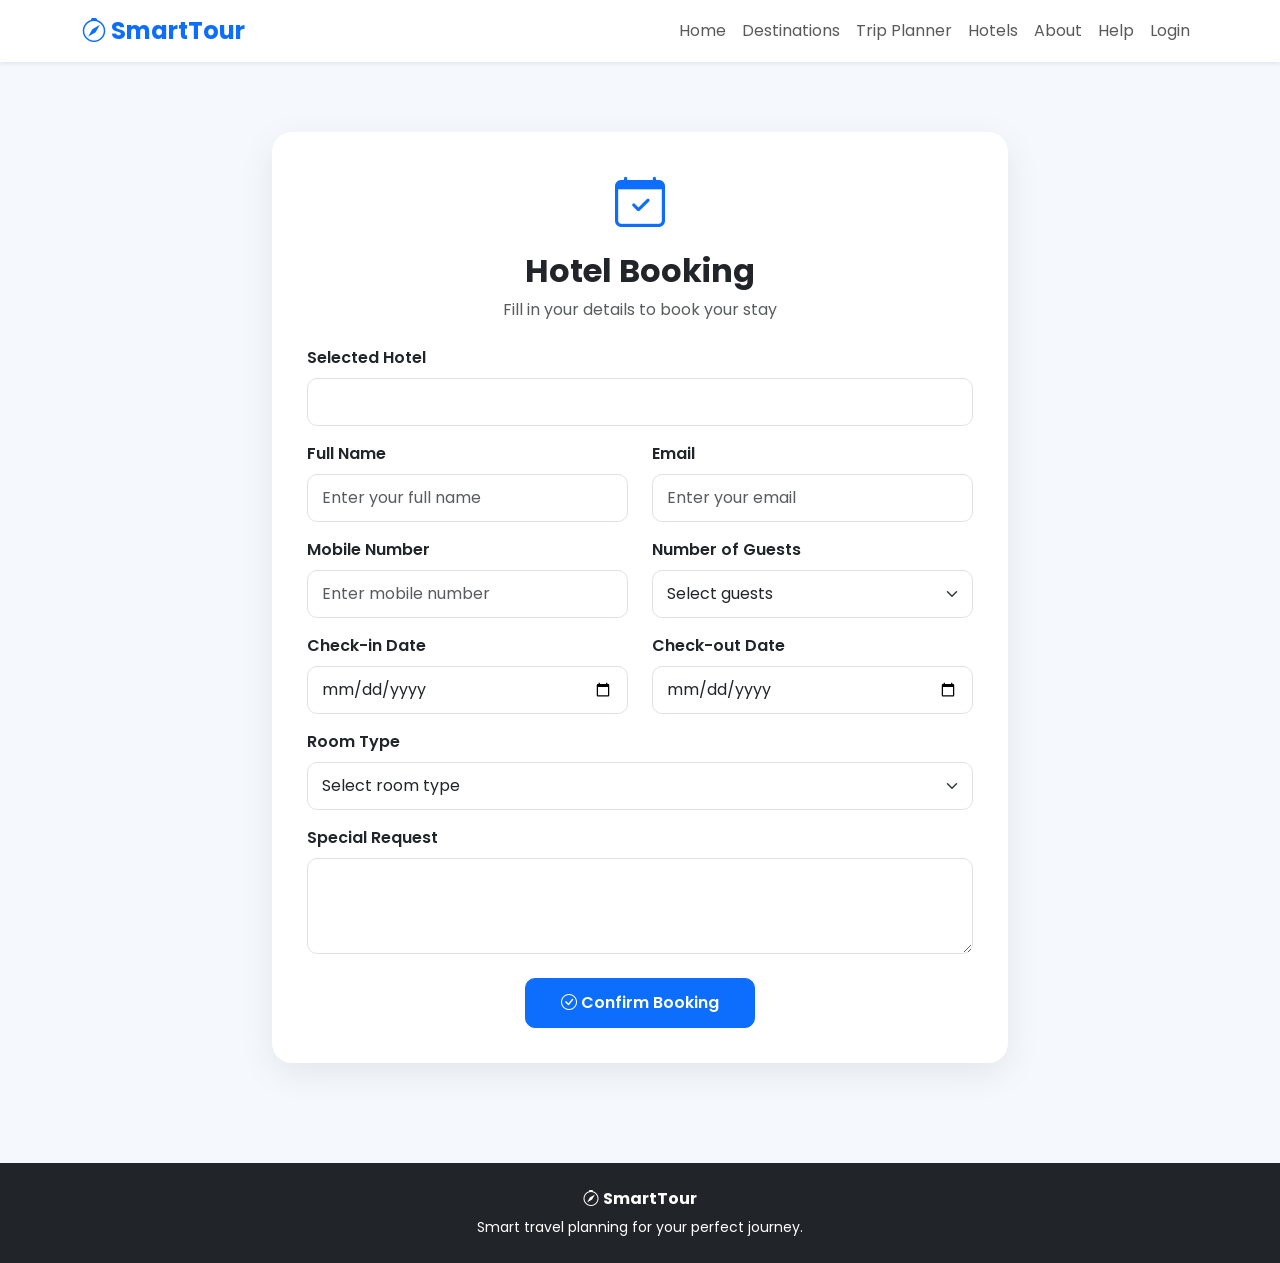
<file: Travel & Tourism/public/booking.html>
<!DOCTYPE html>
<html lang="en">

<head>

    <meta charset="UTF-8">
    <meta name="viewport" content="width=device-width, initial-scale=1.0">

    <title>Hotel Booking - SmartTour</title>

    <!-- Bootstrap -->
    <link href="https://cdn.jsdelivr.net/npm/bootstrap@5.3.3/dist/css/bootstrap.min.css"
          rel="stylesheet">

    <!-- Bootstrap Icons -->
    <link rel="stylesheet"
          href="https://cdn.jsdelivr.net/npm/bootstrap-icons@1.11.3/font/bootstrap-icons.min.css">

    <!-- Google Font -->
    <link href="https://fonts.googleapis.com/css2?family=Poppins:wght@400;500;600;700;800&display=swap"
          rel="stylesheet">


    <style>

        body {
            font-family: 'Poppins', sans-serif;
            background: #f5f8fc;
        }

        .navbar-brand {
            font-weight: 700;
            font-size: 24px;
        }

        .booking-section {
            padding: 70px 0;
        }

        .booking-card {
            background: white;
            border-radius: 20px;
            padding: 35px;
            box-shadow: 0 10px 35px rgba(0, 0, 0, 0.08);
        }

        .booking-title {
            font-weight: 700;
            margin-top: 10px;
        }

        .form-label {
            font-weight: 600;
        }

        .form-control,
        .form-select {
            padding: 11px 14px;
            border-radius: 10px;
        }

        .btn-book {
            padding: 12px 35px;
            border-radius: 10px;
            font-weight: 600;
        }

        .booking-icon {
            font-size: 50px;
        }

        footer {
            margin-top: 30px;
        }

    </style>

</head>


<body>


<!-- ================= NAVBAR ================= -->

<nav class="navbar navbar-expand-lg bg-white shadow-sm">

    <div class="container">

        <a class="navbar-brand text-primary" href="index.html">
            <i class="bi bi-compass"></i>
            SmartTour
        </a>


        <button class="navbar-toggler"
                type="button"
                data-bs-toggle="collapse"
                data-bs-target="#navbarNav">

            <span class="navbar-toggler-icon"></span>

        </button>


        <div class="collapse navbar-collapse" id="navbarNav">

            <ul class="navbar-nav ms-auto">

                <li class="nav-item">
                    <a class="nav-link" href="index.html">
                        Home
                    </a>
                </li>

                <li class="nav-item">
                    <a class="nav-link" href="destinations.html">
                        Destinations
                    </a>
                </li>

                <li class="nav-item">
                    <a class="nav-link" href="planner.html">
                        Trip Planner
                    </a>
                </li>

                <li class="nav-item">
                    <a class="nav-link" href="hotels.html">
                        Hotels
                    </a>
                </li>

                <li class="nav-item">
                    <a class="nav-link" href="about.html">
                        About
                    </a>
                </li>

                <li class="nav-item">
                    <a class="nav-link" href="help.html">
                        Help
                    </a>
                </li>

                <li class="nav-item">
                    <a class="nav-link" href="login.html">
                        Login
                    </a>
                </li>

            </ul>

        </div>

    </div>

</nav>



<!-- ================= BOOKING SECTION ================= -->

<section class="booking-section">

    <div class="container">

        <div class="row justify-content-center">

            <div class="col-lg-8">

                <div class="booking-card">


                    <!-- Heading -->

                    <div class="text-center mb-4">

                        <i class="bi bi-calendar-check text-primary booking-icon"></i>

                        <h2 class="booking-title">
                            Hotel Booking
                        </h2>

                        <p class="text-muted">
                            Fill in your details to book your stay
                        </p>

                    </div>



                    <form id="bookingForm">


                        <!-- SELECTED HOTEL -->

                        <div class="mb-3">

                            <label class="form-label">
                                Selected Hotel
                            </label>

                            <input type="text"
                                   id="selectedHotel"
                                   class="form-control"
                                   readonly>

                        </div>



                        <!-- NAME + EMAIL -->

                        <div class="row">

                            <div class="col-md-6 mb-3">

                                <label class="form-label">
                                    Full Name
                                </label>

                                <input type="text"
                                       id="fullName"
                                       class="form-control"
                                       placeholder="Enter your full name"
                                       required>

                            </div>


                            <div class="col-md-6 mb-3">

                                <label class="form-label">
                                    Email
                                </label>

                                <input type="email"
                                       id="email"
                                       class="form-control"
                                       placeholder="Enter your email"
                                       required>

                            </div>

                        </div>



                        <!-- MOBILE + GUESTS -->

                        <div class="row">

                            <div class="col-md-6 mb-3">

                                <label class="form-label">
                                    Mobile Number
                                </label>

                                <input type="tel"
                                       id="mobile"
                                       class="form-control"
                                       placeholder="Enter mobile number"
                                       required>

                            </div>


                            <div class="col-md-6 mb-3">

                                <label class="form-label">
                                    Number of Guests
                                </label>

                                <select id="guests"
                                        class="form-select"
                                        required>

                                    <option value="">
                                        Select guests
                                    </option>

                                    <option value="1">
                                        1 Guest
                                    </option>

                                    <option value="2">
                                        2 Guests
                                    </option>

                                    <option value="3">
                                        3 Guests
                                    </option>

                                    <option value="4">
                                        4 Guests
                                    </option>

                                    <option value="5">
                                        5 Guests
                                    </option>

                                    <option value="6">
                                        6 Guests
                                    </option>

                                </select>

                            </div>

                        </div>



                        <!-- CHECK IN + CHECK OUT -->

                        <div class="row">

                            <div class="col-md-6 mb-3">

                                <label class="form-label">
                                    Check-in Date
                                </label>

                                <input type="date"
                                       id="checkIn"
                                       class="form-control"
                                       required>

                            </div>


                            <div class="col-md-6 mb-3">

                                <label class="form-label">
                                    Check-out Date
                                </label>

                                <input type="date"
                                       id="checkOut"
                                       class="form-control"
                                       required>

                            </div>

                        </div>



                        <!-- ROOM TYPE -->

                        <div class="mb-3">

                            <label class="form-label">
                                Room Type
                            </label>

                            <select id="roomType"
                                    class="form-select"
                                    required>

                                <option value="">
                                    Select room type
                                </option>

                                <option value="Standard Room">
                                    Standard Room
                                </option>

                                <option value="Deluxe Room">
                                    Deluxe Room
                                </option>

                                <option value="Suite">
                                    Suite
                                </option>

                            </select>

                        </div>



                        <!-- SPECIAL REQUEST -->

                        <div class="mb-4">

                            <label class="form-label">
                                Special Request
                            </label>

                            <textarea id="specialRequest"
                                      class="form-control"
                                      rows="3"
                                      placeholder="Any special request? (Optional)">
                            </textarea>

                        </div>



                        <!-- BUTTON -->

                        <div class="text-center">

                            <button type="submit"
                                    class="btn btn-primary btn-book">

                                <i class="bi bi-check-circle"></i>

                                Confirm Booking

                            </button>

                        </div>


                    </form>

                </div>

            </div>

        </div>

    </div>

</section>



<!-- ================= FOOTER ================= -->

<footer class="bg-dark text-white text-center py-4">

    <div class="container">

        <p class="mb-1">
            <i class="bi bi-compass"></i>
            <strong>SmartTour</strong>
        </p>

        <small>
            Smart travel planning for your perfect journey.
        </small>

    </div>

</footer>



<!-- Bootstrap JS -->

<script src="https://cdn.jsdelivr.net/npm/bootstrap@5.3.3/dist/js/bootstrap.bundle.min.js">
</script>



<!-- ================= JAVASCRIPT ================= -->

<script>

    // Get hotel name from URL

    const urlParams =
        new URLSearchParams(window.location.search);

    const hotelName =
        urlParams.get("hotel");


    // Show hotel name

    if (hotelName) {

        document.getElementById("selectedHotel").value =
            hotelName;

    }



    // Booking Form

    document.getElementById("bookingForm")
        .addEventListener("submit", function(event) {

            event.preventDefault();


            const name =
                document.getElementById("fullName").value;

            const hotel =
                document.getElementById("selectedHotel").value;


            alert(
                "Booking Successful! 🎉\n\n" +
                "Name: " + name + "\n" +
                "Hotel: " + hotel
            );


            // Reset form

            this.reset();

        });

</script>


</body>

</html>
</file>
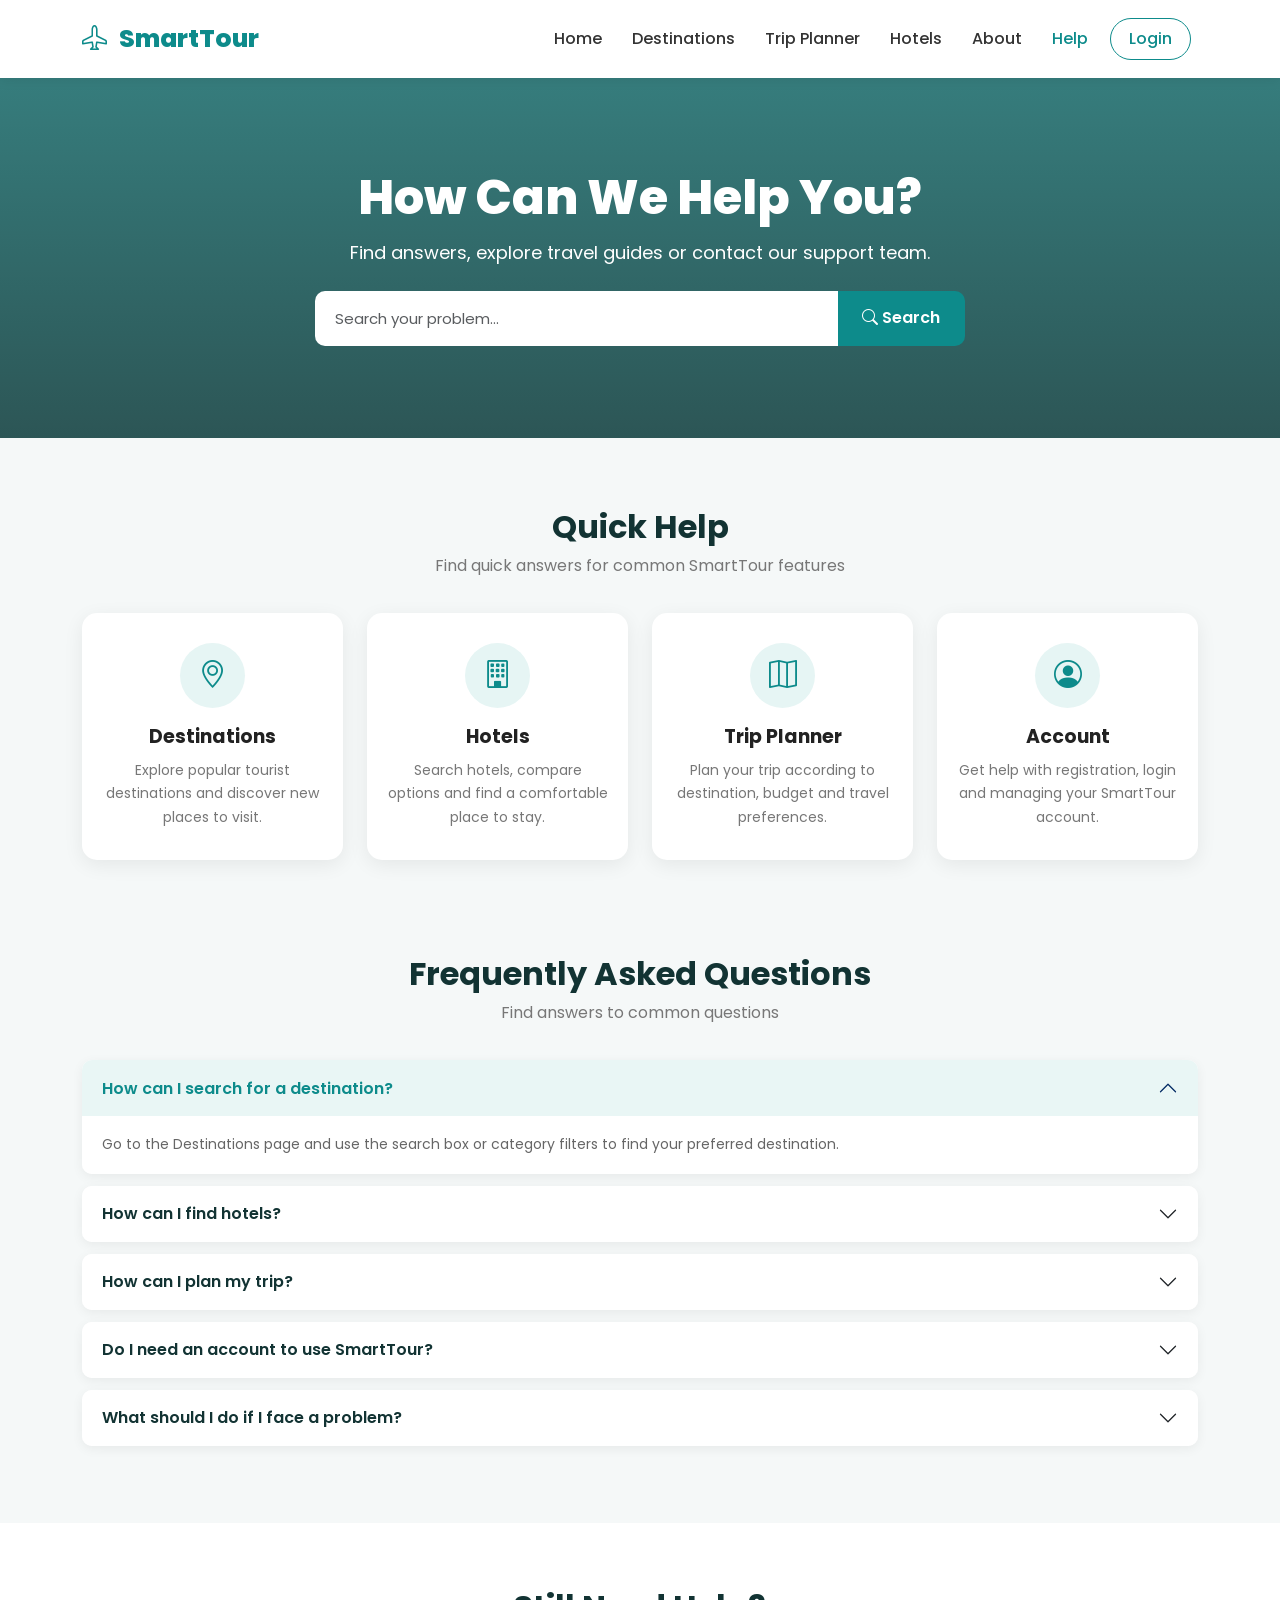
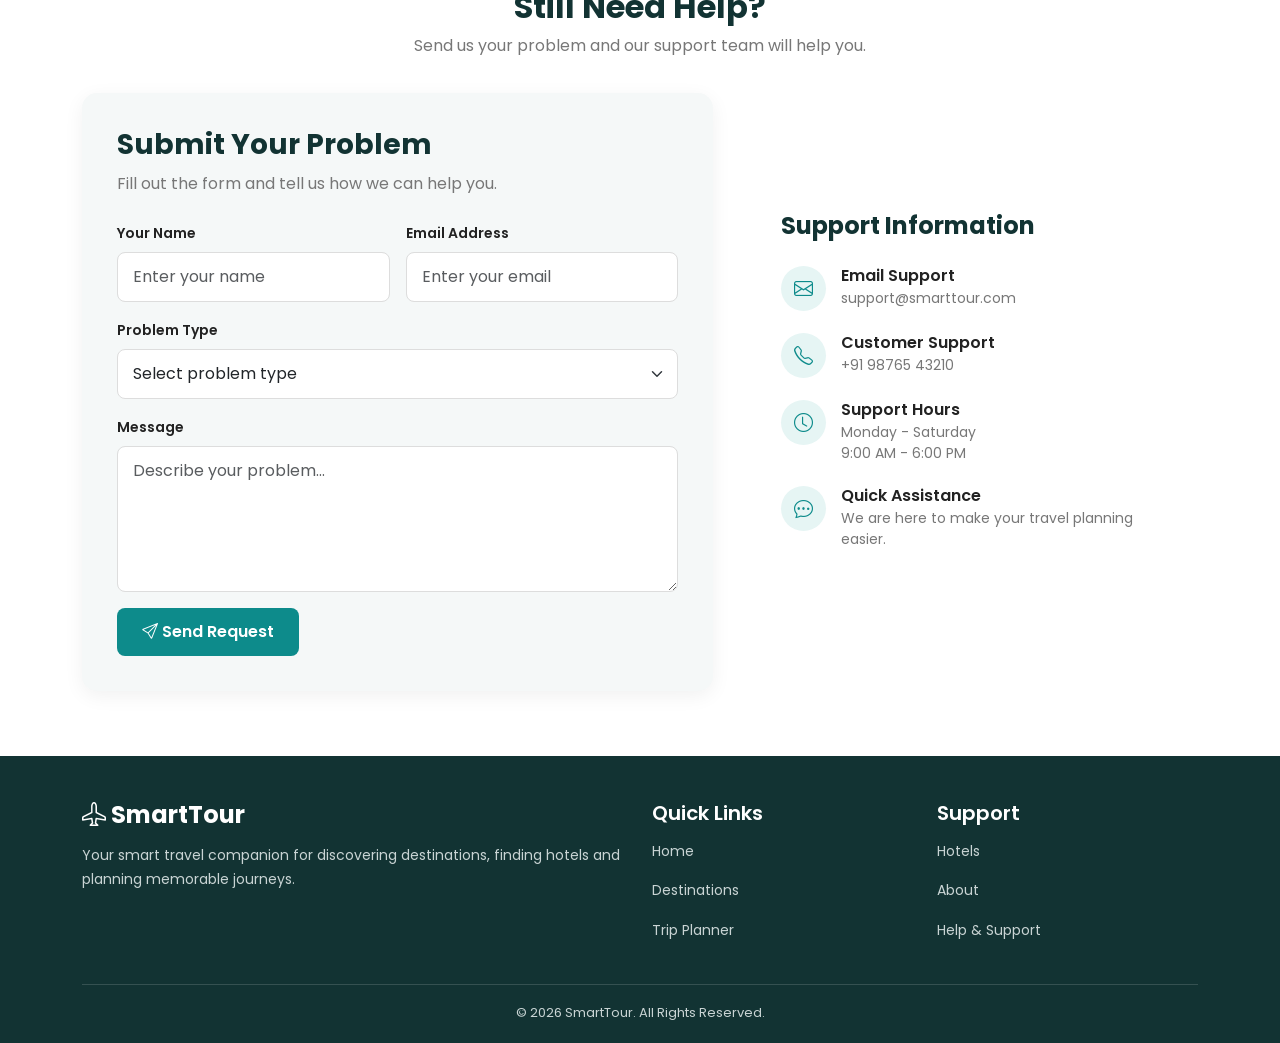
<file: Travel & Tourism/public/help.html>
<!DOCTYPE html>
<html lang="en">

<head>

    <meta charset="UTF-8">
    <meta name="viewport" content="width=device-width, initial-scale=1.0">

    <title>Help & Support - SmartTour</title>

    <!-- Bootstrap CSS -->
    <link href="https://cdn.jsdelivr.net/npm/bootstrap@5.3.3/dist/css/bootstrap.min.css" rel="stylesheet">

    <!-- Bootstrap Icons -->
    <link href="https://cdn.jsdelivr.net/npm/bootstrap-icons@1.11.3/font/bootstrap-icons.min.css" rel="stylesheet">

    <!-- Google Font -->
    <link href="https://fonts.googleapis.com/css2?family=Poppins:wght@400;500;600;700;800&display=swap" rel="stylesheet">


    <style>

        * {
            margin: 0;
            padding: 0;
            box-sizing: border-box;
        }

        body {
            font-family: 'Poppins', sans-serif;
            background: #f5f8f8;
            color: #222;
        }


        /* ================= NAVBAR ================= */

        .navbar {
            background: white;
            padding: 15px 0;
            box-shadow: 0 2px 12px rgba(0,0,0,0.08);
        }

        .navbar-brand {
            font-size: 25px;
            font-weight: 800;
            color: #0d8b8b !important;
        }

        .navbar-brand i {
            margin-right: 7px;
        }

        .nav-link {
            color: #333 !important;
            font-weight: 500;
            margin: 0 7px;
        }

        .nav-link:hover,
        .nav-link.active {
            color: #0d8b8b !important;
        }

        .login-btn {
            border: 1px solid #0d8b8b;
            border-radius: 25px;
            padding: 8px 18px !important;
            color: #0d8b8b !important;
        }

        .login-btn:hover {
            background: #0d8b8b;
            color: white !important;
        }


        /* ================= HERO ================= */

        .help-hero {

            background:
                linear-gradient(
                    rgba(0, 90, 90, 0.78),
                    rgba(0, 50, 50, 0.82)
                ),
                url("https://images.unsplash.com/photo-1526772662000-3f88f10405ff?auto=format&fit=crop&w=1600&q=80");

            background-size: cover;
            background-position: center;

            min-height: 360px;

            display: flex;
            align-items: center;
            justify-content: center;

            text-align: center;
            color: white;
        }

        .help-hero h1 {
            font-size: 48px;
            font-weight: 800;
            margin-bottom: 12px;
        }

        .help-hero p {
            font-size: 18px;
            margin-bottom: 25px;
        }


        /* ================= SEARCH ================= */

        .help-search {
            max-width: 650px;
            margin: auto;
        }

        .help-search input {

            height: 55px;

            border: none;

            border-radius: 10px 0 0 10px;

            padding: 0 20px;

            font-size: 15px;

            outline: none;
        }

        .help-search button {

            height: 55px;

            border: none;

            background: #0d8b8b;

            color: white;

            padding: 0 25px;

            border-radius: 0 10px 10px 0;

            font-weight: 600;
        }

        .help-search button:hover {
            background: #087272;
        }


        /* ================= SECTION TITLE ================= */

        .section-title {
            text-align: center;
            margin-bottom: 35px;
        }

        .section-title h2 {
            font-size: 32px;
            font-weight: 700;
            color: #123333;
        }

        .section-title p {
            color: #777;
            margin-top: 8px;
        }


        /* ================= QUICK HELP ================= */

        .quick-help {
            padding: 70px 0 30px;
        }

        .help-card {

            background: white;

            padding: 30px 20px;

            border-radius: 15px;

            text-align: center;

            height: 100%;

            box-shadow: 0 5px 20px rgba(0,0,0,0.07);

            transition: 0.3s;
        }

        .help-card:hover {

            transform: translateY(-7px);

            box-shadow: 0 12px 30px rgba(0,0,0,0.12);
        }

        .help-icon {

            width: 65px;
            height: 65px;

            margin: auto;
            margin-bottom: 18px;

            border-radius: 50%;

            background: #e6f5f4;

            display: flex;
            align-items: center;
            justify-content: center;

            color: #0d8b8b;

            font-size: 28px;
        }

        .help-card h4 {

            font-size: 19px;

            font-weight: 700;

            margin-bottom: 10px;
        }

        .help-card p {

            color: #777;

            font-size: 14px;

            line-height: 1.7;

            margin-bottom: 0;
        }


        /* ================= FAQ ================= */

        .faq-section {
            padding: 65px 0;
        }

        .accordion-item {

            border: none;

            margin-bottom: 12px;

            border-radius: 10px !important;

            overflow: hidden;

            box-shadow: 0 3px 12px rgba(0,0,0,0.06);
        }

        .accordion-button {

            font-weight: 600;

            padding: 18px 20px;

            color: #123333;

            background: white;
        }

        .accordion-button:not(.collapsed) {

            background: #e9f6f5;

            color: #0d8b8b;

            box-shadow: none;
        }

        .accordion-button:focus {
            box-shadow: none;
        }

        .accordion-body {

            color: #666;

            font-size: 14px;

            line-height: 1.8;

            background: white;
        }


        /* ================= SUPPORT SECTION ================= */

        .support-section {
            padding: 65px 0;
            background: white;
        }

        .support-box {

            background: #f5f8f8;

            padding: 35px;

            border-radius: 15px;

            box-shadow: 0 5px 20px rgba(0,0,0,0.06);
        }

        .support-box h3 {

            font-weight: 700;

            margin-bottom: 10px;

            color: #123333;
        }

        .support-box > p {

            color: #777;

            margin-bottom: 25px;
        }

        .form-label {

            font-weight: 600;

            font-size: 14px;
        }

        .form-control,
        .form-select {

            padding: 12px 15px;

            border: 1px solid #ddd;

            border-radius: 8px;
        }

        .form-control:focus,
        .form-select:focus {

            border-color: #0d8b8b;

            box-shadow: 0 0 0 0.15rem rgba(13,139,139,0.12);
        }

        .submit-btn {

            background: #0d8b8b;

            border: none;

            color: white;

            padding: 12px 25px;

            border-radius: 8px;

            font-weight: 600;
        }

        .submit-btn:hover {

            background: #087272;

            color: white;
        }


        /* ================= CONTACT INFO ================= */

        .contact-info {

            padding: 20px;
        }

        .contact-info h4 {

            font-weight: 700;

            margin-bottom: 25px;

            color: #123333;
        }

        .contact-item {

            display: flex;

            align-items: flex-start;

            margin-bottom: 22px;
        }

        .contact-item i {

            width: 45px;
            height: 45px;

            min-width: 45px;

            background: #e6f5f4;

            color: #0d8b8b;

            border-radius: 50%;

            display: flex;

            align-items: center;

            justify-content: center;

            font-size: 19px;

            margin-right: 15px;
        }

        .contact-item h6 {

            font-weight: 600;

            margin-bottom: 3px;
        }

        .contact-item p {

            color: #777;

            font-size: 14px;

            margin: 0;
        }


        /* ================= FOOTER ================= */

        footer {

            background: #123333;

            color: white;

            padding: 45px 0 20px;

        }

        footer h4 {

            font-weight: 700;

            margin-bottom: 15px;
        }

        footer h5 {

            margin-bottom: 15px;

            font-weight: 600;
        }

        footer p {

            color: #c9d4d4;

            font-size: 14px;

            line-height: 1.7;
        }

        footer a {

            color: #c9d4d4;

            text-decoration: none;
        }

        footer a:hover {

            color: white;
        }

        .footer-bottom {

            border-top: 1px solid rgba(255,255,255,0.15);

            margin-top: 25px;

            padding-top: 18px;

            text-align: center;

            color: #c9d4d4;

            font-size: 13px;
        }


        /* ================= RESPONSIVE ================= */

        @media (max-width: 768px) {

            .help-hero {

                min-height: 320px;

                padding: 40px 15px;
            }

            .help-hero h1 {

                font-size: 36px;
            }

            .help-hero p {

                font-size: 15px;
            }

            .section-title h2 {

                font-size: 27px;
            }

            .support-box {

                padding: 25px 20px;
            }
        }


        @media (max-width: 576px) {

            .help-hero h1 {

                font-size: 30px;
            }

            .help-search input {

                border-radius: 8px;

                margin-bottom: 10px;
            }

            .help-search button {

                width: 100%;

                border-radius: 8px;
            }

        }

    </style>

</head>


<body>


<!-- ================= NAVBAR ================= -->

<nav class="navbar navbar-expand-lg sticky-top">

    <div class="container">

        <a class="navbar-brand" href="index.html">

            <i class="bi bi-airplane"></i>

            SmartTour

        </a>


        <button
            class="navbar-toggler"
            type="button"
            data-bs-toggle="collapse"
            data-bs-target="#navbarMenu">

            <span class="navbar-toggler-icon"></span>

        </button>


        <div class="collapse navbar-collapse" id="navbarMenu">

            <ul class="navbar-nav ms-auto align-items-lg-center">

                <li class="nav-item">
                    <a class="nav-link" href="index.html">
                        Home
                    </a>
                </li>

                <li class="nav-item">
                    <a class="nav-link" href="destinations.html">
                        Destinations
                    </a>
                </li>

                <li class="nav-item">
                    <a class="nav-link" href="planner.html">
                        Trip Planner
                    </a>
                </li>

                <li class="nav-item">
                    <a class="nav-link" href="hotels.html">
                        Hotels
                    </a>
                </li>

                <li class="nav-item">
                    <a class="nav-link" href="about.html">
                        About
                    </a>
                </li>

                <li class="nav-item">
                    <a class="nav-link active" href="help.html">
                        Help
                    </a>
                </li>

                <li class="nav-item">
                    <a class="nav-link login-btn" href="login.html">
                        Login
                    </a>
                </li>

            </ul>

        </div>

    </div>

</nav>



<!-- ================= HERO ================= -->

<section class="help-hero">

    <div class="container">

        <h1>
            How Can We Help You?
        </h1>

        <p>
            Find answers, explore travel guides or contact our support team.
        </p>


        <div class="help-search">

            <div class="input-group">

                <input
                    type="text"
                    id="helpSearch"
                    class="form-control"
                    placeholder="Search your problem...">

                <button onclick="searchHelp()">

                    <i class="bi bi-search"></i>

                    Search

                </button>

            </div>

        </div>

    </div>

</section>



<!-- ================= QUICK HELP ================= -->

<section class="quick-help">

    <div class="container">


        <div class="section-title">

            <h2>Quick Help</h2>

            <p>
                Find quick answers for common SmartTour features
            </p>

        </div>


        <div class="row g-4">


            <!-- Destination -->

            <div class="col-md-6 col-lg-3">

                <div class="help-card">

                    <div class="help-icon">

                        <i class="bi bi-geo-alt"></i>

                    </div>

                    <h4>Destinations</h4>

                    <p>
                        Explore popular tourist destinations
                        and discover new places to visit.
                    </p>

                </div>

            </div>


            <!-- Hotels -->

            <div class="col-md-6 col-lg-3">

                <div class="help-card">

                    <div class="help-icon">

                        <i class="bi bi-building"></i>

                    </div>

                    <h4>Hotels</h4>

                    <p>
                        Search hotels, compare options and
                        find a comfortable place to stay.
                    </p>

                </div>

            </div>


            <!-- Trip Planner -->

            <div class="col-md-6 col-lg-3">

                <div class="help-card">

                    <div class="help-icon">

                        <i class="bi bi-map"></i>

                    </div>

                    <h4>Trip Planner</h4>

                    <p>
                        Plan your trip according to destination,
                        budget and travel preferences.
                    </p>

                </div>

            </div>


            <!-- Account -->

            <div class="col-md-6 col-lg-3">

                <div class="help-card">

                    <div class="help-icon">

                        <i class="bi bi-person-circle"></i>

                    </div>

                    <h4>Account</h4>

                    <p>
                        Get help with registration, login
                        and managing your SmartTour account.
                    </p>

                </div>

            </div>


        </div>

    </div>

</section>



<!-- ================= FAQ ================= -->

<section class="faq-section">

    <div class="container">

        <div class="section-title">

            <h2>Frequently Asked Questions</h2>

            <p>
                Find answers to common questions
            </p>

        </div>


        <div class="accordion" id="faqAccordion">


            <!-- FAQ 1 -->

            <div class="accordion-item">

                <h2 class="accordion-header">

                    <button
                        class="accordion-button"
                        type="button"
                        data-bs-toggle="collapse"
                        data-bs-target="#faqOne">

                        How can I search for a destination?

                    </button>

                </h2>


                <div
                    id="faqOne"
                    class="accordion-collapse collapse show"
                    data-bs-parent="#faqAccordion">

                    <div class="accordion-body">

                        Go to the Destinations page and use the
                        search box or category filters to find
                        your preferred destination.

                    </div>

                </div>

            </div>


            <!-- FAQ 2 -->

            <div class="accordion-item">

                <h2 class="accordion-header">

                    <button
                        class="accordion-button collapsed"
                        type="button"
                        data-bs-toggle="collapse"
                        data-bs-target="#faqTwo">

                        How can I find hotels?

                    </button>

                </h2>


                <div
                    id="faqTwo"
                    class="accordion-collapse collapse"
                    data-bs-parent="#faqAccordion">

                    <div class="accordion-body">

                        Open the Hotels page and search for
                        hotels by destination. You can also
                        use the destination filters.

                    </div>

                </div>

            </div>


            <!-- FAQ 3 -->

            <div class="accordion-item">

                <h2 class="accordion-header">

                    <button
                        class="accordion-button collapsed"
                        type="button"
                        data-bs-toggle="collapse"
                        data-bs-target="#faqThree">

                        How can I plan my trip?

                    </button>

                </h2>


                <div
                    id="faqThree"
                    class="accordion-collapse collapse"
                    data-bs-parent="#faqAccordion">

                    <div class="accordion-body">

                        Open the Trip Planner page and enter
                        your destination, travel dates,
                        number of travelers, budget and
                        travel preference.

                    </div>

                </div>

            </div>


            <!-- FAQ 4 -->

            <div class="accordion-item">

                <h2 class="accordion-header">

                    <button
                        class="accordion-button collapsed"
                        type="button"
                        data-bs-toggle="collapse"
                        data-bs-target="#faqFour">

                        Do I need an account to use SmartTour?

                    </button>

                </h2>


                <div
                    id="faqFour"
                    class="accordion-collapse collapse"
                    data-bs-parent="#faqAccordion">

                    <div class="accordion-body">

                        You can explore destinations and hotels
                        without an account. Registration can be
                        used for personalized features and
                        future booking functionality.

                    </div>

                </div>

            </div>


            <!-- FAQ 5 -->

            <div class="accordion-item">

                <h2 class="accordion-header">

                    <button
                        class="accordion-button collapsed"
                        type="button"
                        data-bs-toggle="collapse"
                        data-bs-target="#faqFive">

                        What should I do if I face a problem?

                    </button>

                </h2>


                <div
                    id="faqFive"
                    class="accordion-collapse collapse"
                    data-bs-parent="#faqAccordion">

                    <div class="accordion-body">

                        If you face any problem while using
                        SmartTour, you can submit your issue
                        through the support form below.

                    </div>

                </div>

            </div>


        </div>

    </div>

</section>



<!-- ================= SUPPORT ================= -->

<section class="support-section">

    <div class="container">


        <div class="section-title">

            <h2>Still Need Help?</h2>

            <p>
                Send us your problem and our support team will help you.
            </p>

        </div>


        <div class="row g-5 align-items-center">


            <!-- Form -->

            <div class="col-lg-7">

                <div class="support-box">

                    <h3>Submit Your Problem</h3>

                    <p>
                        Fill out the form and tell us how we can help you.
                    </p>


                    <form onsubmit="submitSupport(event)">


                        <div class="row g-3">


                            <div class="col-md-6">

                                <label class="form-label">
                                    Your Name
                                </label>

                                <input
                                    type="text"
                                    id="userName"
                                    class="form-control"
                                    placeholder="Enter your name"
                                    required>

                            </div>


                            <div class="col-md-6">

                                <label class="form-label">
                                    Email Address
                                </label>

                                <input
                                    type="email"
                                    id="userEmail"
                                    class="form-control"
                                    placeholder="Enter your email"
                                    required>

                            </div>


                            <div class="col-12">

                                <label class="form-label">
                                    Problem Type
                                </label>

                                <select
                                    id="problemType"
                                    class="form-select"
                                    required>

                                    <option value="">
                                        Select problem type
                                    </option>

                                    <option>
                                        Destination Issue
                                    </option>

                                    <option>
                                        Hotel Issue
                                    </option>

                                    <option>
                                        Trip Planner Issue
                                    </option>

                                    <option>
                                        Login / Registration
                                    </option>

                                    <option>
                                        Other
                                    </option>

                                </select>

                            </div>


                            <div class="col-12">

                                <label class="form-label">
                                    Message
                                </label>

                                <textarea
                                    id="message"
                                    class="form-control"
                                    rows="5"
                                    placeholder="Describe your problem..."
                                    required></textarea>

                            </div>


                            <div class="col-12">

                                <button
                                    type="submit"
                                    class="submit-btn">

                                    <i class="bi bi-send"></i>

                                    Send Request

                                </button>

                            </div>


                        </div>

                    </form>

                </div>

            </div>



            <!-- Contact Information -->

            <div class="col-lg-5">

                <div class="contact-info">

                    <h4>Support Information</h4>


                    <div class="contact-item">

                        <i class="bi bi-envelope"></i>

                        <div>

                            <h6>Email Support</h6>

                            <p>
                                support@smarttour.com
                            </p>

                        </div>

                    </div>


                    <div class="contact-item">

                        <i class="bi bi-telephone"></i>

                        <div>

                            <h6>Customer Support</h6>

                            <p>
                                +91 98765 43210
                            </p>

                        </div>

                    </div>


                    <div class="contact-item">

                        <i class="bi bi-clock"></i>

                        <div>

                            <h6>Support Hours</h6>

                            <p>
                                Monday - Saturday<br>
                                9:00 AM - 6:00 PM
                            </p>

                        </div>

                    </div>


                    <div class="contact-item">

                        <i class="bi bi-chat-dots"></i>

                        <div>

                            <h6>Quick Assistance</h6>

                            <p>
                                We are here to make your
                                travel planning easier.
                            </p>

                        </div>

                    </div>

                </div>

            </div>


        </div>

    </div>

</section>



<!-- ================= FOOTER ================= -->

<footer>

    <div class="container">

        <div class="row g-4">


            <div class="col-md-6">

                <h4>

                    <i class="bi bi-airplane"></i>

                    SmartTour

                </h4>

                <p>

                    Your smart travel companion for discovering
                    destinations, finding hotels and planning
                    memorable journeys.

                </p>

            </div>


            <div class="col-md-3">

                <h5>Quick Links</h5>

                <p>
                    <a href="index.html">Home</a>
                </p>

                <p>
                    <a href="destinations.html">Destinations</a>
                </p>

                <p>
                    <a href="planner.html">Trip Planner</a>
                </p>

            </div>


            <div class="col-md-3">

                <h5>Support</h5>

                <p>
                    <a href="hotels.html">Hotels</a>
                </p>

                <p>
                    <a href="about.html">About</a>
                </p>

                <p>
                    <a href="help.html">Help & Support</a>
                </p>

            </div>


        </div>


        <div class="footer-bottom">

            © 2026 SmartTour. All Rights Reserved.

        </div>

    </div>

</footer>



<!-- ================= JAVASCRIPT ================= -->

<script>


    /* ================= HELP SEARCH ================= */

    function searchHelp() {

        let value =
            document.getElementById("helpSearch")
            .value
            .toLowerCase()
            .trim();


        if (value === "") {

            alert("Please enter your problem.");

            return;

        }


        let faqButtons =
            document.querySelectorAll(".accordion-button");


        let found = false;


        faqButtons.forEach(function(button) {

            if (
                button.innerText
                .toLowerCase()
                .includes(value)
            ) {

                button.click();

                button.scrollIntoView({
                    behavior: "smooth",
                    block: "center"
                });

                found = true;

            }

        });


        if (!found) {

            alert(
                "Sorry, we couldn't find an exact answer. " +
                "Please submit your problem using the support form."
            );

        }

    }



    /* ================= SUPPORT FORM ================= */

    function submitSupport(event) {

        event.preventDefault();


        let name =
            document.getElementById("userName").value;


        alert(
            "Thank you, " +
            name +
            "! Your support request has been submitted successfully."
        );


        event.target.reset();

    }


</script>



<!-- Bootstrap JS -->

<script src="https://cdn.jsdelivr.net/npm/bootstrap@5.3.3/dist/js/bootstrap.bundle.min.js"></script>


</body>

</html>
</file>
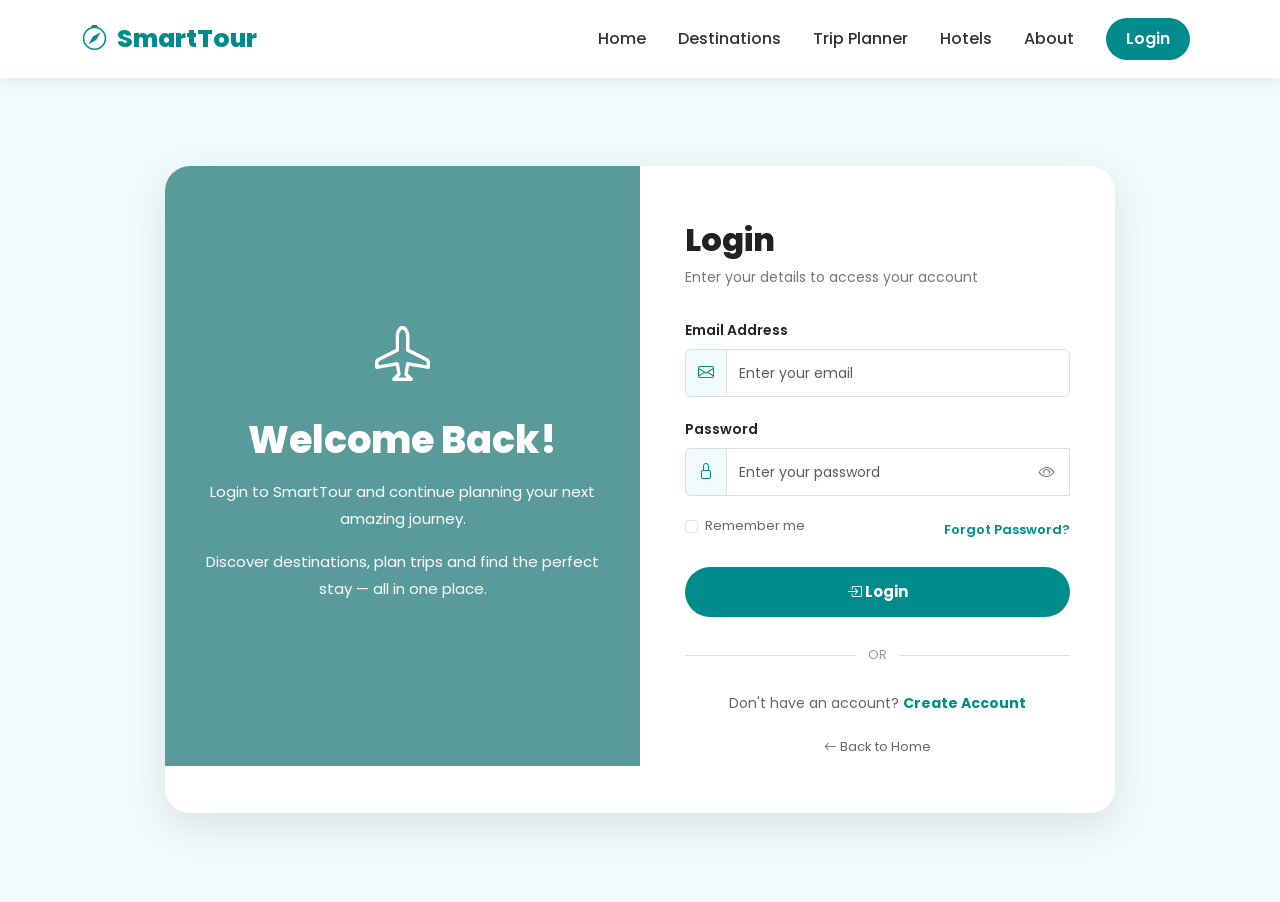
<file: Travel & Tourism/public/login.html>
<!DOCTYPE html>
<html lang="en">
<head>
    <meta charset="UTF-8">
    <meta name="viewport" content="width=device-width, initial-scale=1.0">

    <title>Login - SmartTour</title>

    <!-- Bootstrap CSS -->
    <link href="https://cdn.jsdelivr.net/npm/bootstrap@5.3.3/dist/css/bootstrap.min.css" rel="stylesheet">

    <!-- Bootstrap Icons -->
    <link rel="stylesheet"
          href="https://cdn.jsdelivr.net/npm/bootstrap-icons@1.11.3/font/bootstrap-icons.min.css">

    <!-- Google Font -->
    <link href="https://fonts.googleapis.com/css2?family=Poppins:wght@400;500;600;700;800&display=swap"
          rel="stylesheet">

    <style>
        * {
            margin: 0;
            padding: 0;
            box-sizing: border-box;
        }

        body {
            font-family: 'Poppins', sans-serif;
            min-height: 100vh;
            background: #f0fbfb;
        }

        /* Navbar */
        .navbar {
            background: white;
            padding: 15px 0;
            box-shadow: 0 2px 15px rgba(0, 0, 0, 0.08);
        }

        .navbar-brand {
            font-size: 25px;
            font-weight: 800;
            color: #008c8c !important;
        }

        .navbar-brand i {
            margin-right: 5px;
        }

        .nav-link {
            color: #333 !important;
            font-weight: 500;
            margin: 0 8px;
        }

        .nav-link:hover {
            color: #008c8c !important;
        }

        .login-btn {
            background: #008c8c;
            color: white !important;
            padding: 9px 20px !important;
            border-radius: 25px;
            font-weight: 600;
        }

        .login-btn:hover {
            background: #006f6f;
        }

        /* Login Area */
        .login-section {
            min-height: calc(100vh - 76px);
            display: flex;
            align-items: center;
            padding: 50px 15px;
        }

        .login-container {
            max-width: 950px;
            width: 100%;
            margin: auto;
            background: white;
            border-radius: 25px;
            overflow: hidden;
            box-shadow: 0 12px 40px rgba(0, 0, 0, 0.10);
        }

        /* Left Side */
        .login-image {
            min-height: 600px;
            background:
                linear-gradient(rgba(0, 100, 100, 0.65),
                            rgba(0, 100, 100, 0.65)),
                url("https://images.unsplash.com/photo-1500530855697-b586d89ba3ee?auto=format&fit=crop&w=1000&q=80");
            background-size: cover;
            background-position: center;
            color: white;
            display: flex;
            align-items: center;
            justify-content: center;
            text-align: center;
            padding: 40px;
        }

        .image-content h2 {
            font-size: 38px;
            font-weight: 800;
            margin-bottom: 15px;
        }

        .image-content p {
            font-size: 15px;
            line-height: 1.8;
        }

        .travel-icon {
            font-size: 55px;
            margin-bottom: 20px;
        }

        /* Right Side */
        .login-form {
            padding: 55px 45px;
        }

        .login-form h1 {
            font-size: 32px;
            font-weight: 800;
            color: #222;
            margin-bottom: 8px;
        }

        .login-subtitle {
            color: #777;
            font-size: 14px;
            margin-bottom: 30px;
        }

        .form-label {
            font-weight: 600;
            font-size: 14px;
            margin-bottom: 8px;
        }

        .input-group {
            margin-bottom: 20px;
        }

        .input-group-text {
            background: #f2fbfb;
            border: 1px solid #ddd;
            color: #008c8c;
        }

        .form-control {
            height: 48px;
            border: 1px solid #ddd;
            font-size: 14px;
        }

        .form-control:focus {
            border-color: #008c8c;
            box-shadow: 0 0 0 0.2rem rgba(0, 140, 140, 0.12);
        }

        .password-box {
            position: relative;
        }

        .password-box .form-control {
            padding-right: 45px;
        }

        .password-toggle {
            position: absolute;
            right: 15px;
            top: 13px;
            border: none;
            background: transparent;
            color: #777;
            cursor: pointer;
            z-index: 5;
        }

        .remember-row {
            display: flex;
            justify-content: space-between;
            align-items: center;
            margin-bottom: 25px;
            font-size: 13px;
        }

        .form-check-label {
            color: #666;
        }

        .forgot-link {
            color: #008c8c;
            text-decoration: none;
            font-weight: 600;
        }

        .forgot-link:hover {
            text-decoration: underline;
        }

        .login-submit {
            width: 100%;
            height: 50px;
            border: none;
            border-radius: 25px;
            background: #008c8c;
            color: white;
            font-weight: 700;
            font-size: 15px;
            transition: 0.3s;
        }

        .login-submit:hover {
            background: #006f6f;
            transform: translateY(-2px);
        }

        .divider {
            display: flex;
            align-items: center;
            margin: 28px 0;
            color: #999;
            font-size: 13px;
        }

        .divider::before,
        .divider::after {
            content: "";
            flex: 1;
            height: 1px;
            background: #ddd;
        }

        .divider span {
            padding: 0 12px;
        }

        .register-text {
            text-align: center;
            font-size: 14px;
            color: #666;
        }

        .register-text a {
            color: #008c8c;
            text-decoration: none;
            font-weight: 700;
        }

        .register-text a:hover {
            text-decoration: underline;
        }

        .back-home {
            text-align: center;
            margin-top: 20px;
        }

        .back-home a {
            color: #666;
            text-decoration: none;
            font-size: 13px;
        }

        .back-home a:hover {
            color: #008c8c;
        }

        /* Responsive */
        @media (max-width: 768px) {

            .login-section {
                padding: 30px 15px;
            }

            .login-image {
                min-height: 280px;
            }

            .image-content h2 {
                font-size: 28px;
            }

            .travel-icon {
                font-size: 42px;
            }

            .login-form {
                padding: 40px 25px;
            }

            .login-form h1 {
                font-size: 28px;
            }
        }
    </style>
</head>

<body>

<!-- Navbar -->
<nav class="navbar navbar-expand-lg sticky-top">

    <div class="container">

        <a class="navbar-brand" href="index.html">
            <i class="bi bi-compass"></i> SmartTour
        </a>

        <button class="navbar-toggler"
                type="button"
                data-bs-toggle="collapse"
                data-bs-target="#navbarNav">

            <span class="navbar-toggler-icon"></span>

        </button>

        <div class="collapse navbar-collapse" id="navbarNav">

            <ul class="navbar-nav ms-auto align-items-lg-center">

                <li class="nav-item">
                    <a class="nav-link" href="index.html">
                        Home
                    </a>
                </li>

                <li class="nav-item">
                    <a class="nav-link" href="destinations.html">
                        Destinations
                    </a>
                </li>

                <li class="nav-item">
                    <a class="nav-link" href="planner.html">
                        Trip Planner
                    </a>
                </li>

                <li class="nav-item">
                    <a class="nav-link" href="hotels.html">
                        Hotels
                    </a>
                </li>

                <li class="nav-item">
                    <a class="nav-link" href="about.html">
                        About
                    </a>
                </li>

                <li class="nav-item mt-2 mt-lg-0 ms-lg-2">
                    <a class="nav-link login-btn" href="login.html">
                        Login
                    </a>
                </li>

            </ul>

        </div>

    </div>

</nav>


<!-- Login Section -->
<section class="login-section">

    <div class="login-container">

        <div class="row g-0">

            <!-- Left Image -->
            <div class="col-lg-6">

                <div class="login-image">

                    <div class="image-content">

                        <div class="travel-icon">
                            <i class="bi bi-airplane"></i>
                        </div>

                        <h2>Welcome Back!</h2>

                        <p>
                            Login to SmartTour and continue planning
                            your next amazing journey.
                        </p>

                        <p>
                            Discover destinations, plan trips and
                            find the perfect stay — all in one place.
                        </p>

                    </div>

                </div>

            </div>


            <!-- Login Form -->
            <div class="col-lg-6">

                <div class="login-form">

                    <h1>Login</h1>

                    <p class="login-subtitle">
                        Enter your details to access your account
                    </p>


                    <!-- Login Form -->
                    <form id="loginForm">

                        <!-- Email -->
                        <label class="form-label">
                            Email Address
                        </label>

                        <div class="input-group">

                            <span class="input-group-text">
                                <i class="bi bi-envelope"></i>
                            </span>

                            <input
                                type="email"
                                id="email"
                                class="form-control"
                                placeholder="Enter your email"
                                required>

                        </div>


                        <!-- Password -->
                        <label class="form-label">
                            Password
                        </label>

                        <div class="input-group password-box">

                            <span class="input-group-text">
                                <i class="bi bi-lock"></i>
                            </span>

                            <input
                                type="password"
                                id="password"
                                class="form-control"
                                placeholder="Enter your password"
                                required>

                            <button
                                type="button"
                                class="password-toggle"
                                onclick="togglePassword()">

                                <i class="bi bi-eye" id="eyeIcon"></i>

                            </button>

                        </div>


                        <!-- Remember / Forgot -->
                        <div class="remember-row">

                            <div class="form-check">

                                <input
                                    class="form-check-input"
                                    type="checkbox"
                                    id="remember">

                                <label
                                    class="form-check-label"
                                    for="remember">

                                    Remember me

                                </label>

                            </div>

                            <a href="#" class="forgot-link">
                                Forgot Password?
                            </a>

                        </div>


                        <!-- Login Button -->
                        <button
                            type="submit"
                            class="login-submit">

                            <i class="bi bi-box-arrow-in-right"></i>
                            Login

                        </button>

                    </form>


                    <!-- Divider -->
                    <div class="divider">
                        <span>OR</span>
                    </div>


                    <!-- Register -->
                    <div class="register-text">

                        Don't have an account?

                        <a href="register.html">
                            Create Account
                        </a>

                    </div>


                    <!-- Back Home -->
                    <div class="back-home">

                        <a href="index.html">
                            <i class="bi bi-arrow-left"></i>
                            Back to Home
                        </a>

                    </div>

                </div>

            </div>

        </div>

    </div>

</section>


<!-- Bootstrap JS -->
<script src="https://cdn.jsdelivr.net/npm/bootstrap@5.3.3/dist/js/bootstrap.bundle.min.js"></script>


<script>

    // Show / Hide Password
    function togglePassword() {

        const password = document.getElementById("password");
        const eyeIcon = document.getElementById("eyeIcon");

        if (password.type === "password") {

            password.type = "text";

            eyeIcon.classList.remove("bi-eye");
            eyeIcon.classList.add("bi-eye-slash");

        } else {

            password.type = "password";

            eyeIcon.classList.remove("bi-eye-slash");
            eyeIcon.classList.add("bi-eye");

        }

    }


    // Login Form
    document.getElementById("loginForm").addEventListener("submit", function(event) {

        event.preventDefault();

        const email = document.getElementById("email").value;
        const password = document.getElementById("password").value;

        if (email === "" || password === "") {

            alert("Please enter email and password.");
            return;

        }

        alert("Login successful! Backend authentication will be connected later.");

    });

</script>

</body>
</html>
</file>
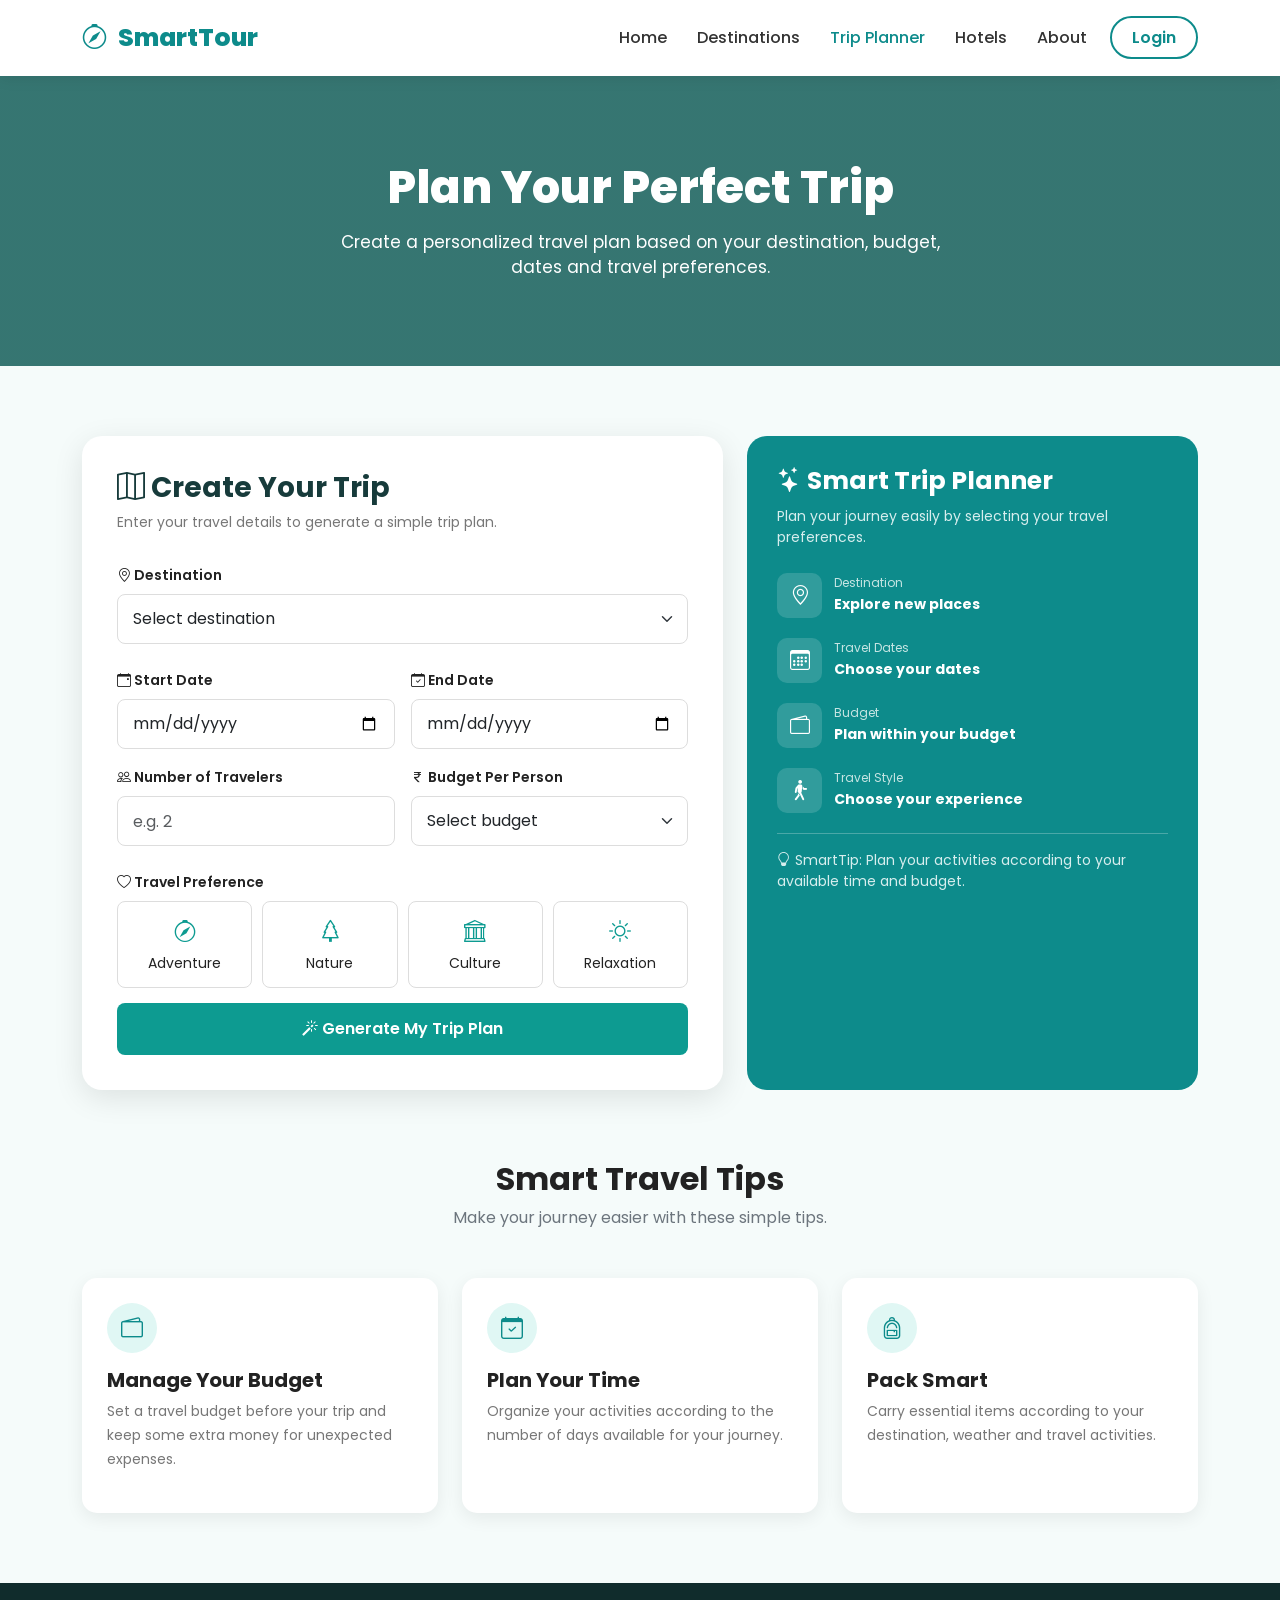
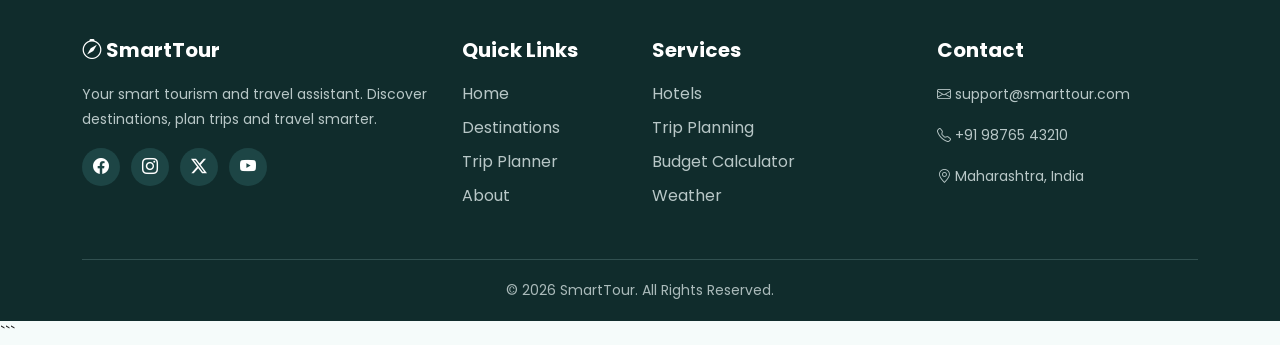
<file: Travel & Tourism/public/planner.html>
<!DOCTYPE html>
<html lang="en">

<head>

    <meta charset="UTF-8">
    <meta name="viewport" content="width=device-width, initial-scale=1.0">

    <title>Trip Planner | SmartTour</title>

    <!-- Bootstrap CSS -->
    <link href="https://cdn.jsdelivr.net/npm/bootstrap@5.3.3/dist/css/bootstrap.min.css"
          rel="stylesheet">

    <!-- Bootstrap Icons -->
    <link rel="stylesheet"
          href="https://cdn.jsdelivr.net/npm/bootstrap-icons@1.11.3/font/bootstrap-icons.min.css">

    <!-- Google Font -->
    <link href="https://fonts.googleapis.com/css2?family=Poppins:wght@400;500;600;700;800&display=swap"
          rel="stylesheet">


    <style>

        * {
            margin: 0;
            padding: 0;
            box-sizing: border-box;
        }

        body {
            font-family: 'Poppins', sans-serif;
            background: #f5fbfa;
            color: #222;
        }


        /* ================= NAVBAR ================= */

        .navbar {
            background: white;
            box-shadow: 0 2px 15px rgba(0,0,0,0.08);
            padding: 14px 0;
        }

        .navbar-brand {
            font-size: 25px;
            font-weight: 800;
            color: #0d8b8b !important;
        }

        .navbar-brand i {
            margin-right: 6px;
        }

        .nav-link {
            color: #333 !important;
            font-weight: 500;
            margin: 0 7px;
        }

        .nav-link:hover,
        .nav-link.active {
            color: #0d8b8b !important;
        }

        .login-btn {
            border: 2px solid #0d8b8b;
            color: #0d8b8b;
            border-radius: 25px;
            padding: 8px 20px;
            font-weight: 600;
            text-decoration: none;
        }

        .login-btn:hover {
            background: #0d8b8b;
            color: white;
        }


        /* ================= PAGE HEADER ================= */

        .page-header {
            background:
                linear-gradient(rgba(0,80,75,0.78),
                                rgba(0,80,75,0.78)),
                url("https://images.unsplash.com/photo-1488646953014-85cb44e25828?auto=format&fit=crop&w=1800&q=85")
                center/cover no-repeat;

            padding: 85px 20px;
            text-align: center;
            color: white;
        }

        .page-header h1 {
            font-size: 45px;
            font-weight: 800;
        }

        .page-header p {
            max-width: 650px;
            margin: 15px auto 0;
            font-size: 17px;
        }


        /* ================= PLANNER ================= */

        .planner-section {
            padding: 70px 0;
        }

        .planner-card {
            background: white;
            border-radius: 20px;
            padding: 35px;
            box-shadow: 0 8px 30px rgba(0,0,0,0.10);
        }

        .planner-title {
            margin-bottom: 30px;
        }

        .planner-title h2 {
            font-size: 28px;
            font-weight: 700;
            color: #173b3b;
        }

        .planner-title p {
            color: #777;
            font-size: 14px;
        }


        /* ================= FORM ================= */

        .form-label {
            font-weight: 600;
            font-size: 14px;
            margin-bottom: 8px;
        }

        .form-control,
        .form-select {
            height: 50px;
            border: 1px solid #ddd;
            border-radius: 8px;
            padding: 10px 15px;
        }

        .form-control:focus,
        .form-select:focus {
            border-color: #0d9b91;
            box-shadow: 0 0 0 0.15rem rgba(13,155,145,0.12);
        }


        /* ================= OPTIONS ================= */

        .travel-options {
            display: flex;
            flex-wrap: wrap;
            gap: 10px;
        }

        .travel-option {
            flex: 1;
            min-width: 120px;
        }

        .travel-option input {
            display: none;
        }

        .travel-option label {
            display: block;
            text-align: center;
            border: 1px solid #ddd;
            padding: 13px 10px;
            border-radius: 8px;
            cursor: pointer;
            font-size: 14px;
            transition: 0.3s;
        }

        .travel-option label i {
            display: block;
            font-size: 22px;
            margin-bottom: 5px;
            color: #0d9b91;
        }

        .travel-option input:checked + label {
            background: #0d9b91;
            border-color: #0d9b91;
            color: white;
        }

        .travel-option input:checked + label i {
            color: white;
        }


        /* ================= GENERATE BUTTON ================= */

        .generate-btn {
            width: 100%;
            border: none;
            background: #0d9b91;
            color: white;
            height: 52px;
            border-radius: 8px;
            font-weight: 600;
            font-size: 16px;
            margin-top: 15px;
        }

        .generate-btn:hover {
            background: #08766f;
        }


        /* ================= SUMMARY ================= */

        .summary-card {
            background: #0d8b8b;
            color: white;
            border-radius: 20px;
            padding: 30px;
            height: 100%;
        }

        .summary-card h3 {
            font-size: 25px;
            font-weight: 700;
            margin-bottom: 10px;
        }

        .summary-card > p {
            color: #d7eeee;
            font-size: 14px;
            margin-bottom: 25px;
        }

        .summary-item {
            display: flex;
            align-items: center;
            margin-bottom: 20px;
        }

        .summary-icon {
            width: 45px;
            height: 45px;
            background: rgba(255,255,255,0.15);
            border-radius: 10px;
            display: flex;
            align-items: center;
            justify-content: center;
            margin-right: 12px;
            font-size: 20px;
        }

        .summary-item small {
            display: block;
            color: #c6e5e3;
            font-size: 12px;
        }

        .summary-item strong {
            font-size: 14px;
        }


        /* ================= RESULT ================= */

        .result-section {
            display: none;
            margin-top: 25px;
        }

        .result-box {
            background: #f0faf8;
            border-left: 4px solid #0d9b91;
            padding: 20px;
            border-radius: 8px;
        }

        .result-box h5 {
            font-weight: 700;
            color: #08766f;
        }

        .result-box p {
            margin: 7px 0;
            font-size: 14px;
        }


        /* ================= TIPS ================= */

        .tips-section {
            padding: 0 0 70px;
        }

        .tip-card {
            background: white;
            padding: 25px;
            border-radius: 15px;
            height: 100%;
            box-shadow: 0 5px 18px rgba(0,0,0,0.07);
        }

        .tip-icon {
            width: 50px;
            height: 50px;
            background: #e0f7f4;
            color: #0d8b8b;
            display: flex;
            align-items: center;
            justify-content: center;
            border-radius: 50%;
            font-size: 22px;
            margin-bottom: 15px;
        }

        .tip-card h5 {
            font-weight: 700;
        }

        .tip-card p {
            color: #777;
            font-size: 14px;
            line-height: 1.7;
        }


        /* ================= FOOTER ================= */

        footer {
            background: #102c2c;
            color: white;
            padding: 55px 0 20px;
        }

        footer h5 {
            font-weight: 700;
            margin-bottom: 20px;
        }

        footer p {
            color: #b8c7c7;
            font-size: 14px;
            line-height: 1.8;
        }

        footer ul {
            list-style: none;
            padding: 0;
        }

        footer ul li {
            margin-bottom: 10px;
        }

        footer ul li a {
            color: #b8c7c7;
            text-decoration: none;
        }

        footer ul li a:hover {
            color: white;
        }

        .social-icons a {
            display: inline-flex;
            width: 38px;
            height: 38px;
            border-radius: 50%;
            background: #1d4545;
            color: white;
            align-items: center;
            justify-content: center;
            margin-right: 7px;
            text-decoration: none;
        }

        .social-icons a:hover {
            background: #0d9b91;
        }

        .copyright {
            border-top: 1px solid #315050;
            margin-top: 35px;
            padding-top: 20px;
            text-align: center;
            color: #aababa;
            font-size: 14px;
        }


        /* ================= RESPONSIVE ================= */

        @media (max-width: 768px) {

            .page-header {
                padding: 65px 15px;
            }

            .page-header h1 {
                font-size: 35px;
            }

            .page-header p {
                font-size: 15px;
            }

            .planner-section {
                padding: 50px 0;
            }

            .planner-card {
                padding: 25px 20px;
            }

            .summary-card {
                padding: 25px 20px;
            }

        }


        @media (max-width: 480px) {

            .page-header h1 {
                font-size: 30px;
            }

            .planner-title h2 {
                font-size: 24px;
            }

            .travel-option {
                min-width: 100px;
            }

        }

    </style>

</head>


<body>


<!-- ================= NAVBAR ================= -->

<nav class="navbar navbar-expand-lg sticky-top">

    <div class="container">

        <a class="navbar-brand" href="index.html">

            <i class="bi bi-compass"></i>
            SmartTour

        </a>


        <button class="navbar-toggler"
                type="button"
                data-bs-toggle="collapse"
                data-bs-target="#navbarMenu">

            <span class="navbar-toggler-icon"></span>

        </button>


        <div class="collapse navbar-collapse" id="navbarMenu">

            <ul class="navbar-nav ms-auto align-items-lg-center">

                <li class="nav-item">
                    <a class="nav-link" href="index.html">
                        Home
                    </a>
                </li>

                <li class="nav-item">
                    <a class="nav-link" href="destinations.html">
                        Destinations
                    </a>
                </li>

                <li class="nav-item">
                    <a class="nav-link active" href="planner.html">
                        Trip Planner
                    </a>
                </li>

                <li class="nav-item">
                    <a class="nav-link" href="hotels.html">
                        Hotels
                    </a>
                </li>

                <li class="nav-item">
                    <a class="nav-link" href="about.html">
                        About
                    </a>
                </li>

                <li class="nav-item ms-lg-2 mt-2 mt-lg-0">

                    <a class="login-btn" href="login.html">
                        Login
                    </a>

                </li>

            </ul>

        </div>

    </div>

</nav>



<!-- ================= PAGE HEADER ================= -->

<section class="page-header">

    <div class="container">

        <h1>Plan Your Perfect Trip</h1>

        <p>
            Create a personalized travel plan based on your
            destination, budget, dates and travel preferences.
        </p>

    </div>

</section>



<!-- ================= PLANNER ================= -->

<section class="planner-section">

    <div class="container">

        <div class="row g-4">


            <!-- FORM -->

            <div class="col-lg-7">

                <div class="planner-card">

                    <div class="planner-title">

                        <h2>
                            <i class="bi bi-map"></i>
                            Create Your Trip
                        </h2>

                        <p>
                            Enter your travel details to generate
                            a simple trip plan.
                        </p>

                    </div>


                    <form id="tripForm">


                        <!-- Destination -->

                        <div class="mb-4">

                            <label class="form-label">
                                <i class="bi bi-geo-alt"></i>
                                Destination
                            </label>

                            <select id="destination"
                                    class="form-select"
                                    required>

                                <option value="">
                                    Select destination
                                </option>

                                <option value="Goa">
                                    Goa
                                </option>

                                <option value="Jaipur">
                                    Jaipur
                                </option>

                                <option value="Kerala">
                                    Kerala
                                </option>

                                <option value="Manali">
                                    Manali
                                </option>

                                <option value="Agra">
                                    Agra
                                </option>

                                <option value="Munnar">
                                    Munnar
                                </option>

                            </select>

                        </div>



                        <div class="row g-3">


                            <!-- Start Date -->

                            <div class="col-md-6">

                                <label class="form-label">
                                    <i class="bi bi-calendar-event"></i>
                                    Start Date
                                </label>

                                <input type="date"
                                       id="startDate"
                                       class="form-control"
                                       required>

                            </div>


                            <!-- End Date -->

                            <div class="col-md-6">

                                <label class="form-label">
                                    <i class="bi bi-calendar-check"></i>
                                    End Date
                                </label>

                                <input type="date"
                                       id="endDate"
                                       class="form-control"
                                       required>

                            </div>


                            <!-- Travelers -->

                            <div class="col-md-6">

                                <label class="form-label">
                                    <i class="bi bi-people"></i>
                                    Number of Travelers
                                </label>

                                <input type="number"
                                       id="travelers"
                                       class="form-control"
                                       min="1"
                                       max="20"
                                       placeholder="e.g. 2"
                                       required>

                            </div>


                            <!-- Budget -->

                            <div class="col-md-6">

                                <label class="form-label">
                                    <i class="bi bi-currency-rupee"></i>
                                    Budget Per Person
                                </label>

                                <select id="budget"
                                        class="form-select"
                                        required>

                                    <option value="">
                                        Select budget
                                    </option>

                                    <option value="Under ₹5,000">
                                        Under ₹5,000
                                    </option>

                                    <option value="₹5,000 - ₹10,000">
                                        ₹5,000 - ₹10,000
                                    </option>

                                    <option value="₹10,000 - ₹20,000">
                                        ₹10,000 - ₹20,000
                                    </option>

                                    <option value="Above ₹20,000">
                                        Above ₹20,000
                                    </option>

                                </select>

                            </div>

                        </div>



                        <!-- Travel Type -->

                        <div class="mt-4">

                            <label class="form-label">
                                <i class="bi bi-heart"></i>
                                Travel Preference
                            </label>


                            <div class="travel-options">


                                <div class="travel-option">

                                    <input type="radio"
                                           name="travelType"
                                           id="adventure"
                                           value="Adventure"
                                           required>

                                    <label for="adventure">

                                        <i class="bi bi-compass"></i>

                                        Adventure

                                    </label>

                                </div>


                                <div class="travel-option">

                                    <input type="radio"
                                           name="travelType"
                                           id="nature"
                                           value="Nature">

                                    <label for="nature">

                                        <i class="bi bi-tree"></i>

                                        Nature

                                    </label>

                                </div>


                                <div class="travel-option">

                                    <input type="radio"
                                           name="travelType"
                                           id="culture"
                                           value="Culture">

                                    <label for="culture">

                                        <i class="bi bi-bank"></i>

                                        Culture

                                    </label>

                                </div>


                                <div class="travel-option">

                                    <input type="radio"
                                           name="travelType"
                                           id="relaxation"
                                           value="Relaxation">

                                    <label for="relaxation">

                                        <i class="bi bi-sun"></i>

                                        Relaxation

                                    </label>

                                </div>


                            </div>

                        </div>



                        <!-- Generate -->

                        <button type="submit"
                                class="generate-btn">

                            <i class="bi bi-magic"></i>
                            Generate My Trip Plan

                        </button>


                    </form>



                    <!-- RESULT -->

                    <div class="result-section"
                         id="resultSection">

                        <div class="result-box">

                            <h5>
                                <i class="bi bi-check-circle"></i>
                                Your Trip Plan
                            </h5>

                            <p id="resultText"></p>

                        </div>

                    </div>


                </div>

            </div>



            <!-- SUMMARY -->

            <div class="col-lg-5">

                <div class="summary-card">

                    <h3>
                        <i class="bi bi-stars"></i>
                        Smart Trip Planner
                    </h3>

                    <p>
                        Plan your journey easily by selecting
                        your travel preferences.
                    </p>


                    <div class="summary-item">

                        <div class="summary-icon">
                            <i class="bi bi-geo-alt"></i>
                        </div>

                        <div>

                            <small>Destination</small>

                            <strong>
                                Explore new places
                            </strong>

                        </div>

                    </div>


                    <div class="summary-item">

                        <div class="summary-icon">
                            <i class="bi bi-calendar3"></i>
                        </div>

                        <div>

                            <small>Travel Dates</small>

                            <strong>
                                Choose your dates
                            </strong>

                        </div>

                    </div>


                    <div class="summary-item">

                        <div class="summary-icon">
                            <i class="bi bi-wallet2"></i>
                        </div>

                        <div>

                            <small>Budget</small>

                            <strong>
                                Plan within your budget
                            </strong>

                        </div>

                    </div>


                    <div class="summary-item">

                        <div class="summary-icon">
                            <i class="bi bi-person-walking"></i>
                        </div>

                        <div>

                            <small>Travel Style</small>

                            <strong>
                                Choose your experience
                            </strong>

                        </div>

                    </div>


                    <hr>


                    <p class="mt-3 mb-0">

                        <i class="bi bi-lightbulb"></i>

                        SmartTip: Plan your activities
                        according to your available time
                        and budget.

                    </p>

                </div>

            </div>

        </div>

    </div>

</section>



<!-- ================= TRAVEL TIPS ================= -->

<section class="tips-section">

    <div class="container">

        <div class="text-center mb-5">

            <h2 class="fw-bold">
                Smart Travel Tips
            </h2>

            <p class="text-secondary">
                Make your journey easier with these simple tips.
            </p>

        </div>


        <div class="row g-4">


            <div class="col-md-4">

                <div class="tip-card">

                    <div class="tip-icon">

                        <i class="bi bi-wallet2"></i>

                    </div>

                    <h5>
                        Manage Your Budget
                    </h5>

                    <p>
                        Set a travel budget before your trip
                        and keep some extra money for unexpected
                        expenses.
                    </p>

                </div>

            </div>


            <div class="col-md-4">

                <div class="tip-card">

                    <div class="tip-icon">

                        <i class="bi bi-calendar-check"></i>

                    </div>

                    <h5>
                        Plan Your Time
                    </h5>

                    <p>
                        Organize your activities according
                        to the number of days available for
                        your journey.
                    </p>

                </div>

            </div>


            <div class="col-md-4">

                <div class="tip-card">

                    <div class="tip-icon">

                        <i class="bi bi-backpack"></i>

                    </div>

                    <h5>
                        Pack Smart
                    </h5>

                    <p>
                        Carry essential items according
                        to your destination, weather and
                        travel activities.
                    </p>

                </div>

            </div>


        </div>

    </div>

</section>



<!-- ================= FOOTER ================= -->

<footer>

    <div class="container">

        <div class="row g-4">


            <div class="col-lg-4">

                <h5>
                    <i class="bi bi-compass"></i>
                    SmartTour
                </h5>

                <p>
                    Your smart tourism and travel assistant.
                    Discover destinations, plan trips and
                    travel smarter.
                </p>

                <div class="social-icons">

                    <a href="#">
                        <i class="bi bi-facebook"></i>
                    </a>

                    <a href="#">
                        <i class="bi bi-instagram"></i>
                    </a>

                    <a href="#">
                        <i class="bi bi-twitter-x"></i>
                    </a>

                    <a href="#">
                        <i class="bi bi-youtube"></i>
                    </a>

                </div>

            </div>


            <div class="col-lg-2 col-md-4">

                <h5>Quick Links</h5>

                <ul>

                    <li>
                        <a href="index.html">
                            Home
                        </a>
                    </li>

                    <li>
                        <a href="destinations.html">
                            Destinations
                        </a>
                    </li>

                    <li>
                        <a href="planner.html">
                            Trip Planner
                        </a>
                    </li>

                    <li>
                        <a href="about.html">
                            About
                        </a>
                    </li>

                </ul>

            </div>


            <div class="col-lg-3 col-md-4">

                <h5>Services</h5>

                <ul>

                    <li>
                        <a href="hotels.html">
                            Hotels
                        </a>
                    </li>

                    <li>
                        <a href="planner.html">
                            Trip Planning
                        </a>
                    </li>

                    <li>
                        <a href="#">
                            Budget Calculator
                        </a>
                    </li>

                    <li>
                        <a href="#">
                            Weather
                        </a>
                    </li>

                </ul>

            </div>


            <div class="col-lg-3 col-md-4">

                <h5>Contact</h5>

                <p>
                    <i class="bi bi-envelope"></i>
                    support@smarttour.com
                </p>

                <p>
                    <i class="bi bi-telephone"></i>
                    +91 98765 43210
                </p>

                <p>
                    <i class="bi bi-geo-alt"></i>
                    Maharashtra, India
                </p>

            </div>

        </div>


        <div class="copyright">

            © 2026 SmartTour.
            All Rights Reserved.

        </div>

    </div>

</footer>



<!-- Bootstrap JS -->

<script src="https://cdn.jsdelivr.net/npm/bootstrap@5.3.3/dist/js/bootstrap.bundle.min.js">
</script>



<!-- ================= JAVASCRIPT ================= -->

<script>

    document.getElementById("tripForm")
        .addEventListener("submit", function(event) {

            event.preventDefault();


            let destination =
                document.getElementById("destination").value;

            let startDate =
                document.getElementById("startDate").value;

            let endDate =
                document.getElementById("endDate").value;

            let travelers =
                document.getElementById("travelers").value;

            let budget =
                document.getElementById("budget").value;


            let travelType =
                document.querySelector(
                    'input[name="travelType"]:checked'
                ).value;


            if (endDate < startDate) {

                alert("End date must be after start date.");

                return;

            }


            let start =
                new Date(startDate);

            let end =
                new Date(endDate);


            let timeDifference =
                end.getTime() - start.getTime();


            let days =
                Math.ceil(
                    timeDifference /
                    (1000 * 60 * 60 * 24)
                ) + 1;


            let resultText =
                "Your " +
                days +
                "-day trip to " +
                destination +
                " is planned for " +
                travelers +
                " traveler(s). " +
                "Your selected budget is " +
                budget +
                " per person and your travel preference is " +
                travelType +
                ".";


            document.getElementById("resultText")
                .innerText = resultText;


            document.getElementById("resultSection")
                .style.display = "block";


            document.getElementById("resultSection")
                .scrollIntoView({
                    behavior: "smooth"
                });

        });


</script>


</body>

</html>
```
</file>
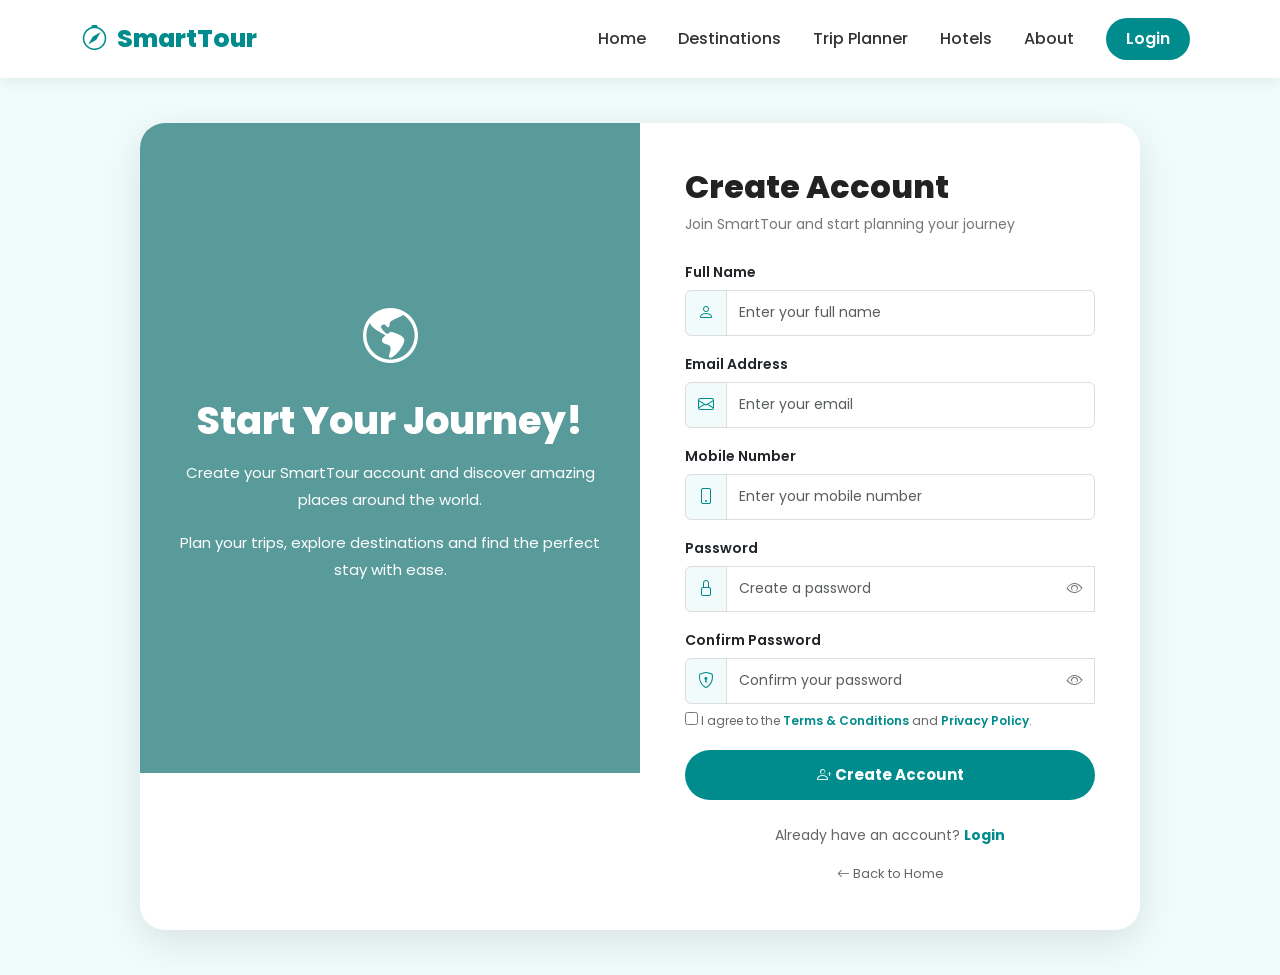
<file: Travel & Tourism/public/register.html>
<!DOCTYPE html>
<html lang="en">
<head>
    <meta charset="UTF-8">
    <meta name="viewport" content="width=device-width, initial-scale=1.0">

    <title>Create Account - SmartTour</title>

    <!-- Bootstrap CSS -->
    <link href="https://cdn.jsdelivr.net/npm/bootstrap@5.3.3/dist/css/bootstrap.min.css"
          rel="stylesheet">

    <!-- Bootstrap Icons -->
    <link rel="stylesheet"
          href="https://cdn.jsdelivr.net/npm/bootstrap-icons@1.11.3/font/bootstrap-icons.min.css">

    <!-- Google Font -->
    <link href="https://fonts.googleapis.com/css2?family=Poppins:wght@400;500;600;700;800&display=swap"
          rel="stylesheet">

    <style>

        * {
            margin: 0;
            padding: 0;
            box-sizing: border-box;
        }

        body {
            font-family: 'Poppins', sans-serif;
            min-height: 100vh;
            background: #f0fbfb;
        }

        /* Navbar */

        .navbar {
            background: white;
            padding: 15px 0;
            box-shadow: 0 2px 15px rgba(0, 0, 0, 0.08);
        }

        .navbar-brand {
            font-size: 25px;
            font-weight: 800;
            color: #008c8c !important;
        }

        .navbar-brand i {
            margin-right: 5px;
        }

        .nav-link {
            color: #333 !important;
            font-weight: 500;
            margin: 0 8px;
        }

        .nav-link:hover {
            color: #008c8c !important;
        }

        .login-btn {
            background: #008c8c;
            color: white !important;
            padding: 9px 20px !important;
            border-radius: 25px;
            font-weight: 600;
        }

        .login-btn:hover {
            background: #006f6f;
        }

        /* Register Section */

        .register-section {
            min-height: calc(100vh - 76px);
            display: flex;
            align-items: center;
            padding: 45px 15px;
        }

        .register-container {
            max-width: 1000px;
            width: 100%;
            margin: auto;
            background: white;
            border-radius: 25px;
            overflow: hidden;
            box-shadow: 0 12px 40px rgba(0, 0, 0, 0.10);
        }

        /* Left Side */

        .register-image {
            min-height: 650px;

            background:
                linear-gradient(
                    rgba(0, 100, 100, 0.65),
                    rgba(0, 100, 100, 0.65)
                ),
                url("https://images.unsplash.com/photo-1476514525535-07fb3b4ae5f1?auto=format&fit=crop&w=1000&q=80");

            background-size: cover;
            background-position: center;

            color: white;

            display: flex;
            align-items: center;
            justify-content: center;

            text-align: center;

            padding: 40px;
        }

        .image-content h2 {
            font-size: 38px;
            font-weight: 800;
            margin-bottom: 15px;
        }

        .image-content p {
            font-size: 15px;
            line-height: 1.8;
        }

        .travel-icon {
            font-size: 55px;
            margin-bottom: 20px;
        }

        /* Right Side */

        .register-form {
            padding: 45px;
        }

        .register-form h1 {
            font-size: 32px;
            font-weight: 800;
            color: #222;
            margin-bottom: 8px;
        }

        .register-subtitle {
            color: #777;
            font-size: 14px;
            margin-bottom: 25px;
        }

        .form-label {
            font-weight: 600;
            font-size: 14px;
            margin-bottom: 7px;
        }

        .input-group {
            margin-bottom: 16px;
        }

        .input-group-text {
            background: #f2fbfb;
            border: 1px solid #ddd;
            color: #008c8c;
        }

        .form-control {
            height: 46px;
            border: 1px solid #ddd;
            font-size: 14px;
        }

        .form-control:focus {
            border-color: #008c8c;
            box-shadow: 0 0 0 0.2rem rgba(0, 140, 140, 0.12);
        }

        /* Password */

        .password-box {
            position: relative;
        }

        .password-box .form-control {
            padding-right: 45px;
        }

        .password-toggle {
            position: absolute;
            right: 12px;
            top: 11px;
            border: none;
            background: transparent;
            color: #777;
            cursor: pointer;
            z-index: 5;
        }

        /* Password Strength */

        .password-strength {
            font-size: 12px;
            margin-top: -8px;
            margin-bottom: 15px;
        }

        /* Terms */

        .terms {
            font-size: 12px;
            color: #666;
            margin: 10px 0 20px;
        }

        .terms a {
            color: #008c8c;
            text-decoration: none;
            font-weight: 600;
        }

        /* Register Button */

        .register-submit {
            width: 100%;
            height: 50px;

            border: none;
            border-radius: 25px;

            background: #008c8c;
            color: white;

            font-weight: 700;
            font-size: 15px;

            transition: 0.3s;
        }

        .register-submit:hover {
            background: #006f6f;
            transform: translateY(-2px);
        }

        /* Login */

        .login-text {
            text-align: center;
            font-size: 14px;
            color: #666;
            margin-top: 25px;
        }

        .login-text a {
            color: #008c8c;
            text-decoration: none;
            font-weight: 700;
        }

        .login-text a:hover {
            text-decoration: underline;
        }

        /* Back Home */

        .back-home {
            text-align: center;
            margin-top: 15px;
        }

        .back-home a {
            color: #666;
            text-decoration: none;
            font-size: 13px;
        }

        .back-home a:hover {
            color: #008c8c;
        }

        /* Responsive */

        @media (max-width: 768px) {

            .register-section {
                padding: 30px 15px;
            }

            .register-image {
                min-height: 280px;
            }

            .image-content h2 {
                font-size: 28px;
            }

            .travel-icon {
                font-size: 42px;
            }

            .register-form {
                padding: 35px 25px;
            }

            .register-form h1 {
                font-size: 28px;
            }
        }

    </style>
</head>

<body>

<!-- Navbar -->

<nav class="navbar navbar-expand-lg sticky-top">

    <div class="container">

        <a class="navbar-brand" href="index.html">
            <i class="bi bi-compass"></i>
            SmartTour
        </a>

        <button
            class="navbar-toggler"
            type="button"
            data-bs-toggle="collapse"
            data-bs-target="#navbarNav">

            <span class="navbar-toggler-icon"></span>

        </button>

        <div class="collapse navbar-collapse" id="navbarNav">

            <ul class="navbar-nav ms-auto align-items-lg-center">

                <li class="nav-item">
                    <a class="nav-link" href="index.html">
                        Home
                    </a>
                </li>

                <li class="nav-item">
                    <a class="nav-link" href="destinations.html">
                        Destinations
                    </a>
                </li>

                <li class="nav-item">
                    <a class="nav-link" href="planner.html">
                        Trip Planner
                    </a>
                </li>

                <li class="nav-item">
                    <a class="nav-link" href="hotels.html">
                        Hotels
                    </a>
                </li>

                <li class="nav-item">
                    <a class="nav-link" href="about.html">
                        About
                    </a>
                </li>

                <li class="nav-item mt-2 mt-lg-0 ms-lg-2">

                    <a class="nav-link login-btn" href="login.html">
                        Login
                    </a>

                </li>

            </ul>

        </div>

    </div>

</nav>


<!-- Register Section -->

<section class="register-section">

    <div class="register-container">

        <div class="row g-0">

            <!-- Left Image -->

            <div class="col-lg-6">

                <div class="register-image">

                    <div class="image-content">

                        <div class="travel-icon">
                            <i class="bi bi-globe-americas"></i>
                        </div>

                        <h2>Start Your Journey!</h2>

                        <p>
                            Create your SmartTour account and
                            discover amazing places around the world.
                        </p>

                        <p>
                            Plan your trips, explore destinations
                            and find the perfect stay with ease.
                        </p>

                    </div>

                </div>

            </div>


            <!-- Register Form -->

            <div class="col-lg-6">

                <div class="register-form">

                    <h1>Create Account</h1>

                    <p class="register-subtitle">
                        Join SmartTour and start planning your journey
                    </p>


                    <form id="registerForm">


                        <!-- Full Name -->

                        <label class="form-label">
                            Full Name
                        </label>

                        <div class="input-group">

                            <span class="input-group-text">
                                <i class="bi bi-person"></i>
                            </span>

                            <input
                                type="text"
                                id="name"
                                class="form-control"
                                placeholder="Enter your full name"
                                required>

                        </div>


                        <!-- Email -->

                        <label class="form-label">
                            Email Address
                        </label>

                        <div class="input-group">

                            <span class="input-group-text">
                                <i class="bi bi-envelope"></i>
                            </span>

                            <input
                                type="email"
                                id="email"
                                class="form-control"
                                placeholder="Enter your email"
                                required>

                        </div>


                        <!-- Mobile -->

                        <label class="form-label">
                            Mobile Number
                        </label>

                        <div class="input-group">

                            <span class="input-group-text">
                                <i class="bi bi-phone"></i>
                            </span>

                            <input
                                type="tel"
                                id="mobile"
                                class="form-control"
                                placeholder="Enter your mobile number"
                                maxlength="10"
                                required>

                        </div>


                        <!-- Password -->

                        <label class="form-label">
                            Password
                        </label>

                        <div class="input-group password-box">

                            <span class="input-group-text">
                                <i class="bi bi-lock"></i>
                            </span>

                            <input
                                type="password"
                                id="password"
                                class="form-control"
                                placeholder="Create a password"
                                required>

                            <button
                                type="button"
                                class="password-toggle"
                                onclick="togglePassword('password','eyeIcon1')">

                                <i class="bi bi-eye" id="eyeIcon1"></i>

                            </button>

                        </div>


                        <!-- Confirm Password -->

                        <label class="form-label">
                            Confirm Password
                        </label>

                        <div class="input-group password-box">

                            <span class="input-group-text">
                                <i class="bi bi-shield-lock"></i>
                            </span>

                            <input
                                type="password"
                                id="confirmPassword"
                                class="form-control"
                                placeholder="Confirm your password"
                                required>

                            <button
                                type="button"
                                class="password-toggle"
                                onclick="togglePassword('confirmPassword','eyeIcon2')">

                                <i class="bi bi-eye" id="eyeIcon2"></i>

                            </button>

                        </div>


                        <!-- Password Message -->

                        <div
                            id="passwordMessage"
                            class="password-strength">
                        </div>


                        <!-- Terms -->

                        <div class="terms">

                            <input
                                type="checkbox"
                                id="terms"
                                required>

                            I agree to the
                            <a href="#">Terms & Conditions</a>
                            and
                            <a href="#">Privacy Policy</a>.

                        </div>


                        <!-- Register Button -->

                        <button
                            type="submit"
                            class="register-submit">

                            <i class="bi bi-person-plus"></i>
                            Create Account

                        </button>

                    </form>


                    <!-- Login -->

                    <div class="login-text">

                        Already have an account?

                        <a href="login.html">
                            Login
                        </a>

                    </div>


                    <!-- Back Home -->

                    <div class="back-home">

                        <a href="index.html">

                            <i class="bi bi-arrow-left"></i>
                            Back to Home

                        </a>

                    </div>

                </div>

            </div>

        </div>

    </div>

</section>


<!-- Bootstrap JS -->

<script src="https://cdn.jsdelivr.net/npm/bootstrap@5.3.3/dist/js/bootstrap.bundle.min.js">
</script>


<script>

    // Show / Hide Password

    function togglePassword(inputId, iconId) {

        const password =
            document.getElementById(inputId);

        const icon =
            document.getElementById(iconId);

        if (password.type === "password") {

            password.type = "text";

            icon.classList.remove("bi-eye");
            icon.classList.add("bi-eye-slash");

        } else {

            password.type = "password";

            icon.classList.remove("bi-eye-slash");
            icon.classList.add("bi-eye");

        }

    }


    // Registration Form

    document.getElementById("registerForm")
        .addEventListener("submit", function(event) {

            event.preventDefault();

            const name =
                document.getElementById("name").value.trim();

            const email =
                document.getElementById("email").value.trim();

            const mobile =
                document.getElementById("mobile").value.trim();

            const password =
                document.getElementById("password").value;

            const confirmPassword =
                document.getElementById("confirmPassword").value;

            const terms =
                document.getElementById("terms").checked;


            // Check Name

            if (name === "") {

                alert("Please enter your full name.");
                return;

            }


            // Check Email

            if (email === "") {

                alert("Please enter your email address.");
                return;

            }


            // Check Mobile

            if (!/^[0-9]{10}$/.test(mobile)) {

                alert("Please enter a valid 10-digit mobile number.");
                return;

            }


            // Check Password Length

            if (password.length < 6) {

                alert("Password must contain at least 6 characters.");
                return;

            }


            // Check Password Match

            if (password !== confirmPassword) {

                alert("Passwords do not match.");
                return;

            }


            // Check Terms

            if (!terms) {

                alert("Please accept the Terms & Conditions.");
                return;

            }


            // Demo Success

            alert(
                "Account created successfully! Backend registration will be connected later."
            );

        });


    // Password Match Checking

    document.getElementById("confirmPassword")
        .addEventListener("input", function() {

            const password =
                document.getElementById("password").value;

            const confirmPassword =
                this.value;

            const message =
                document.getElementById("passwordMessage");


            if (confirmPassword === "") {

                message.innerHTML = "";

            }

            else if (password === confirmPassword) {

                message.innerHTML =
                    "✓ Passwords match.";

                message.style.color = "green";

            }

            else {

                message.innerHTML =
                    "✗ Passwords do not match.";

                message.style.color = "red";

            }

        });

</script>

</body>
</html>
</file>
